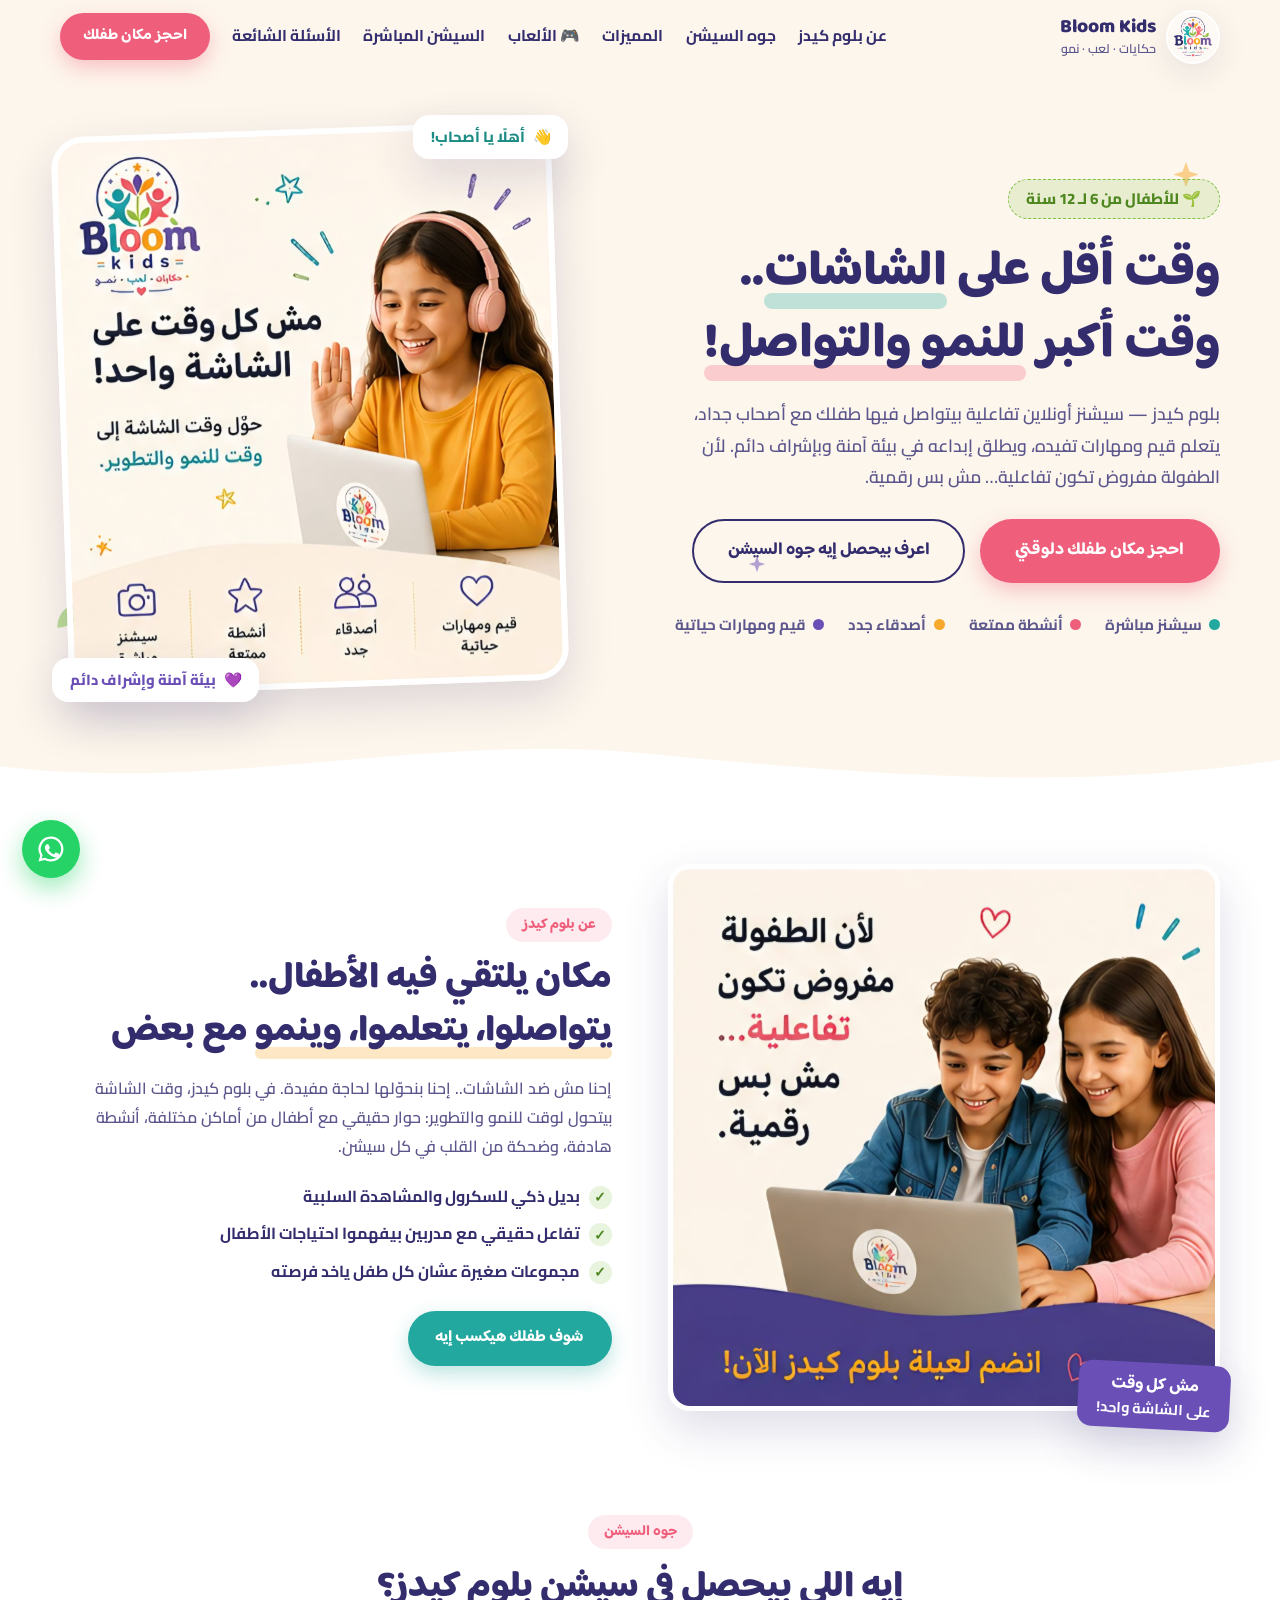
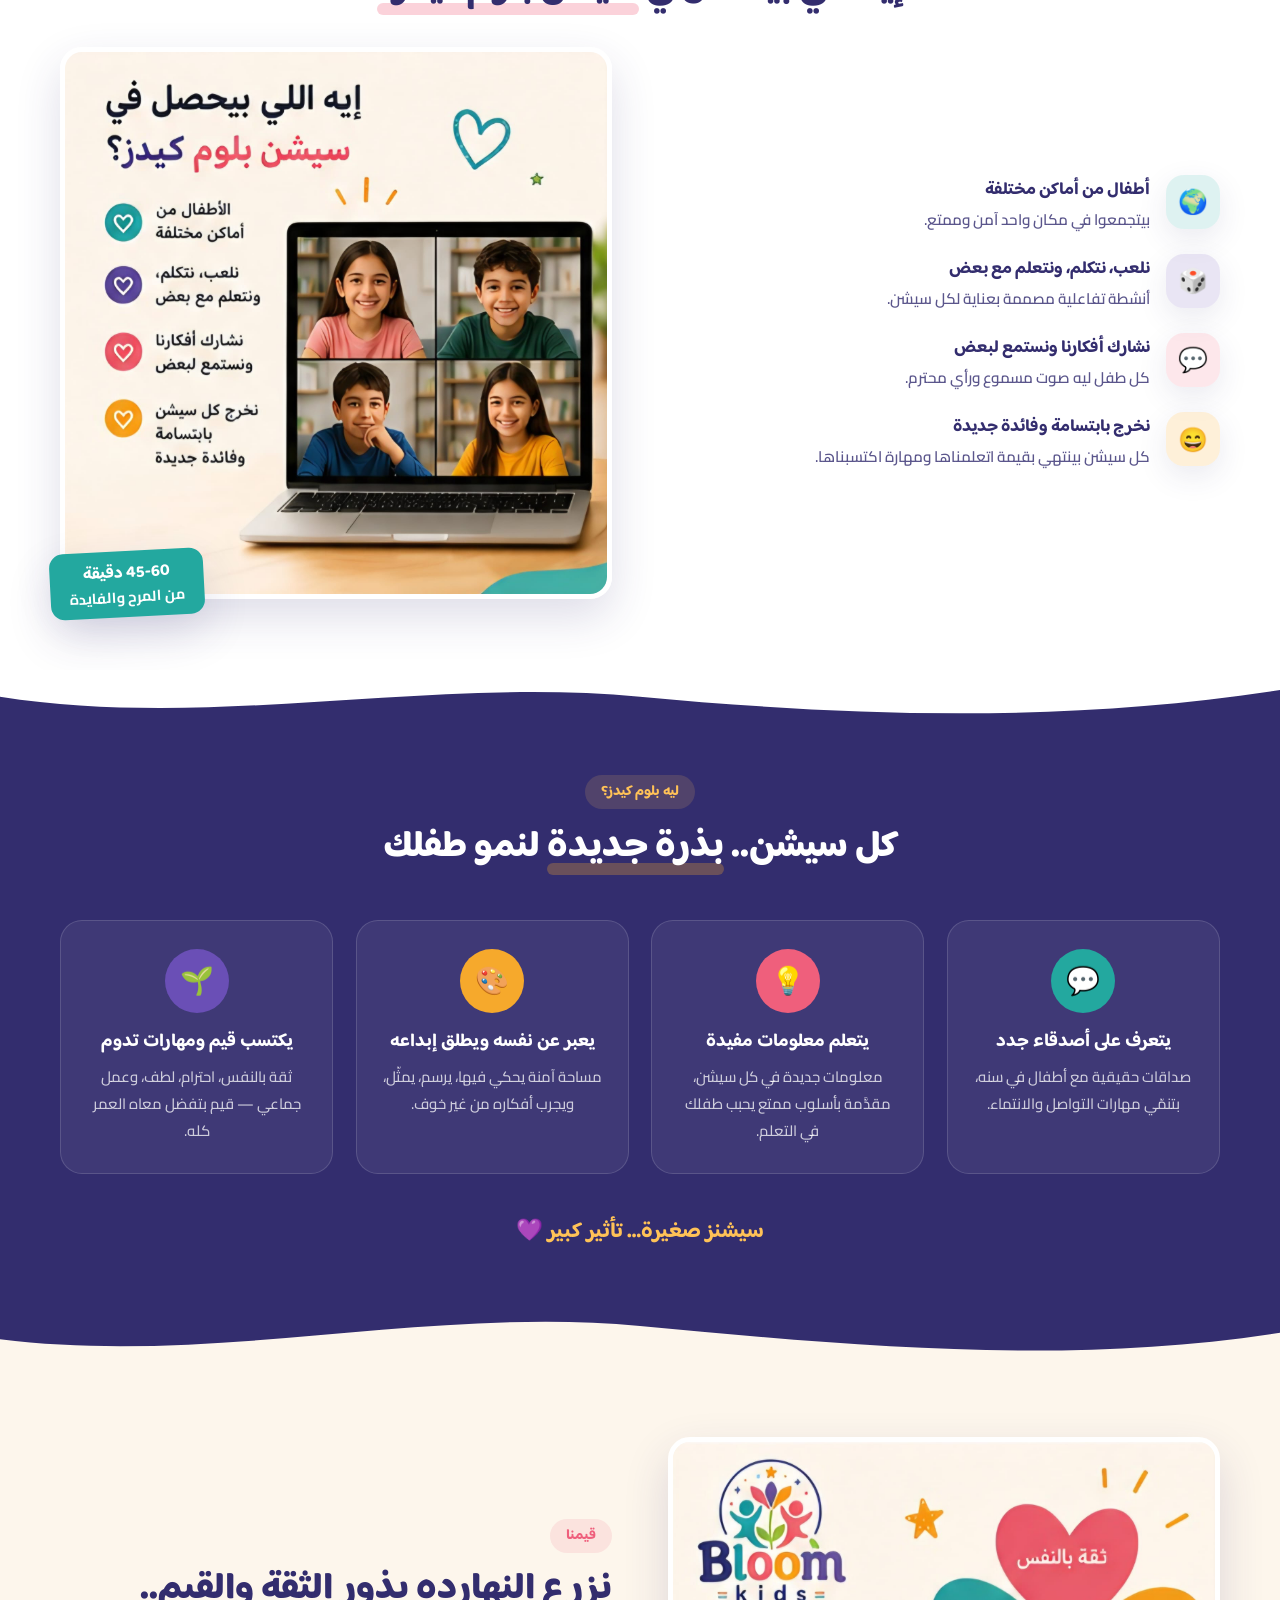
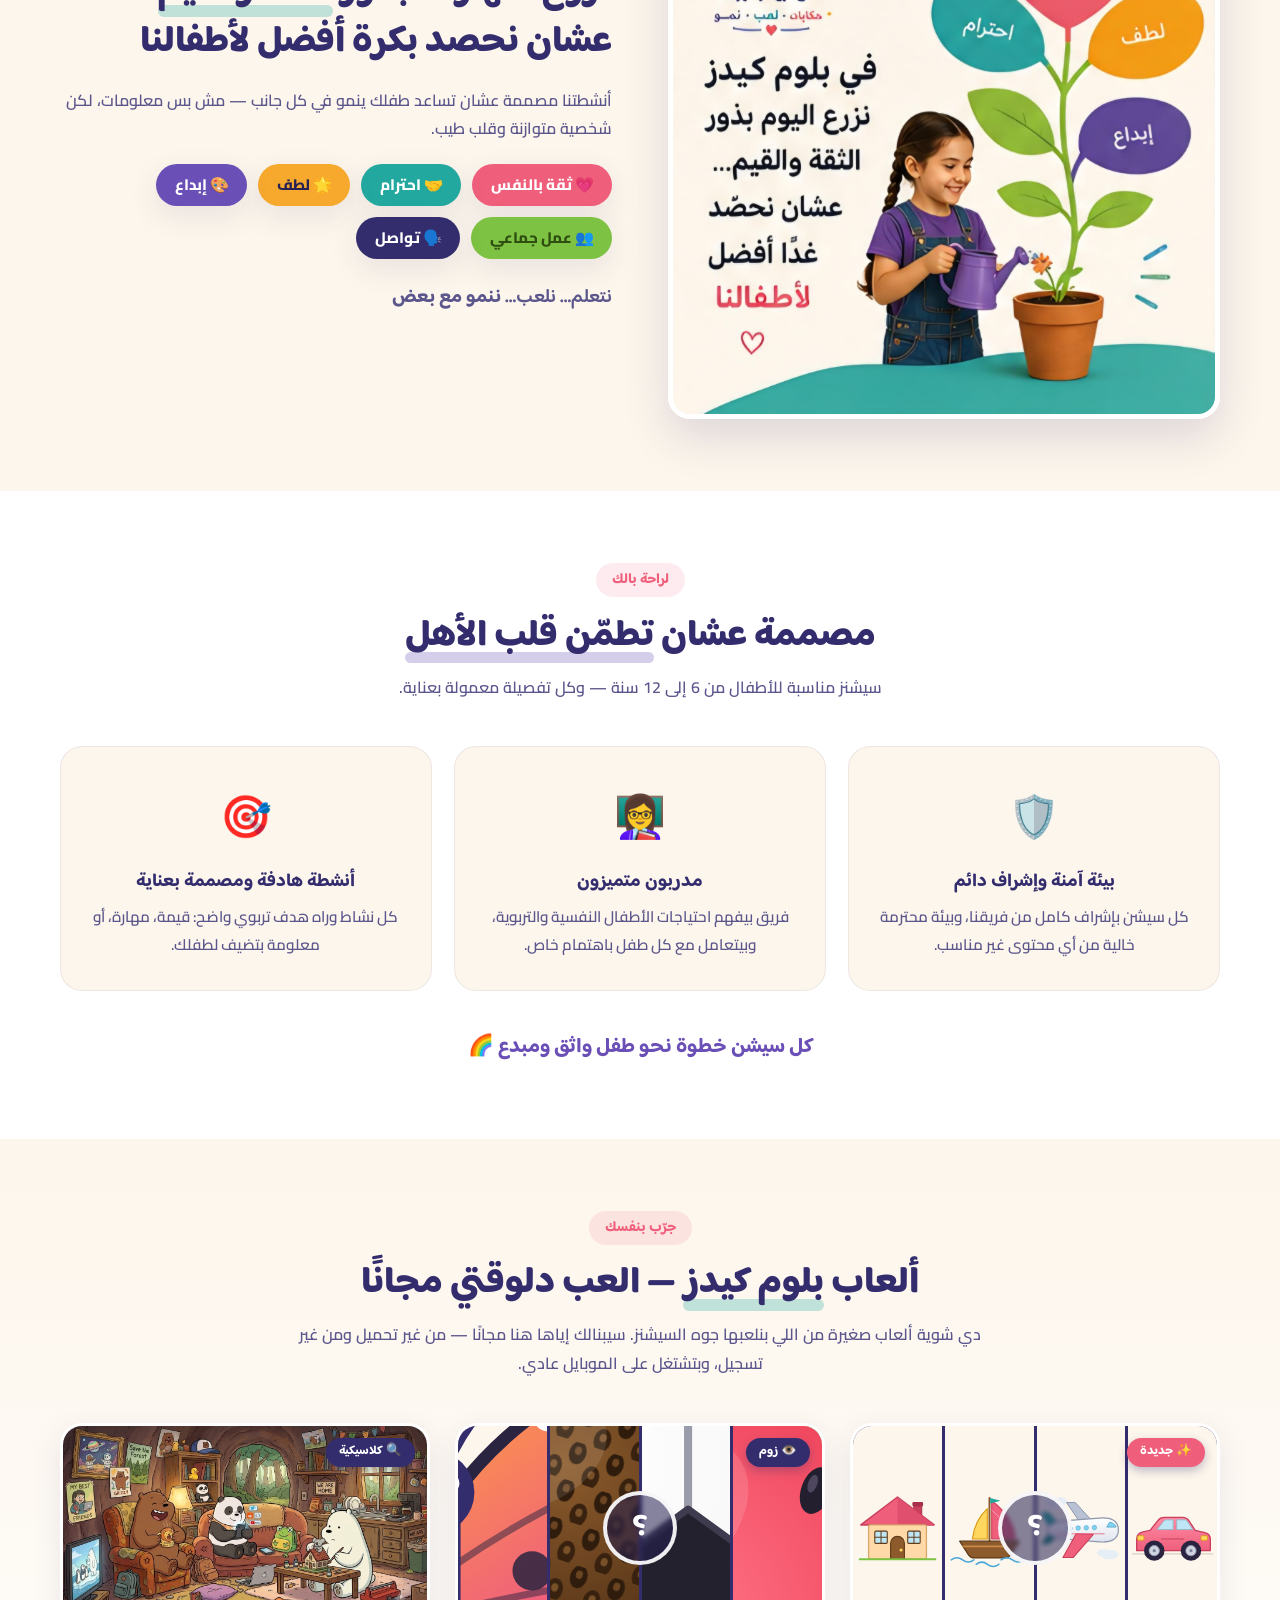
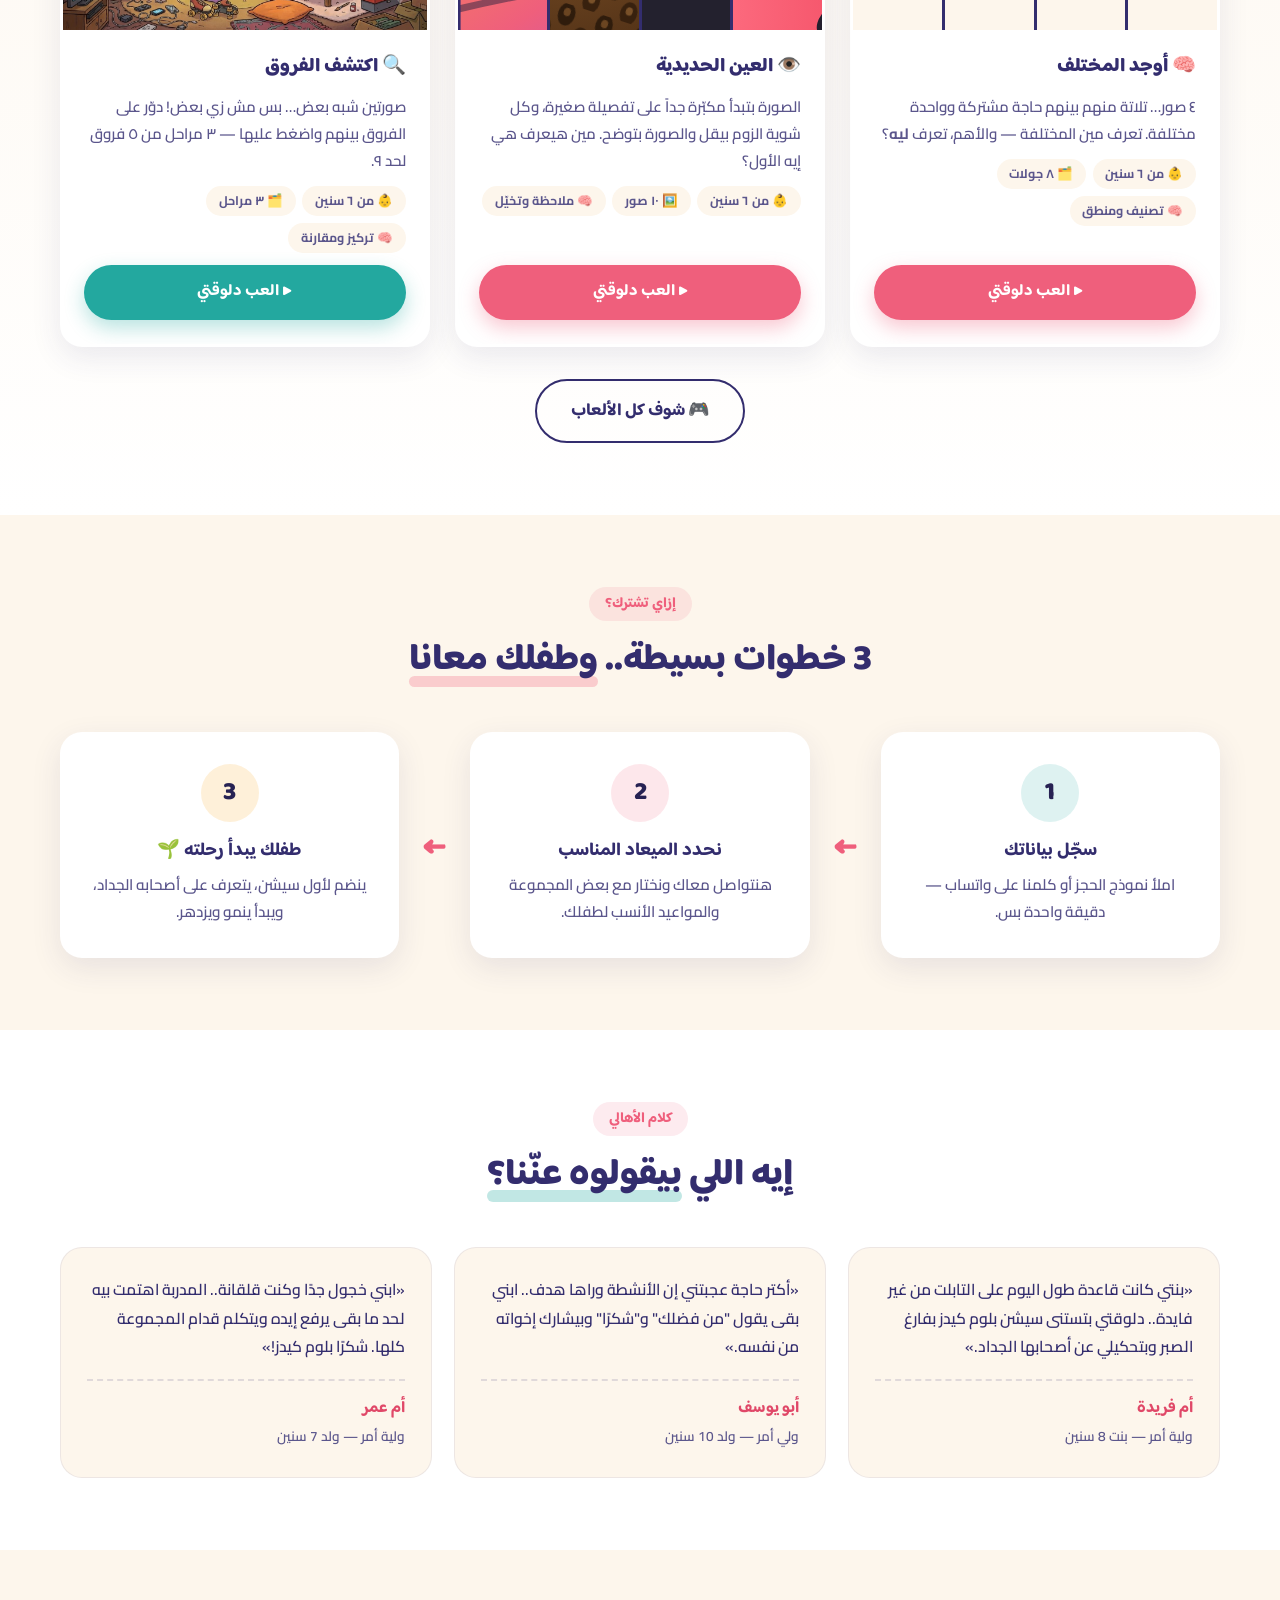
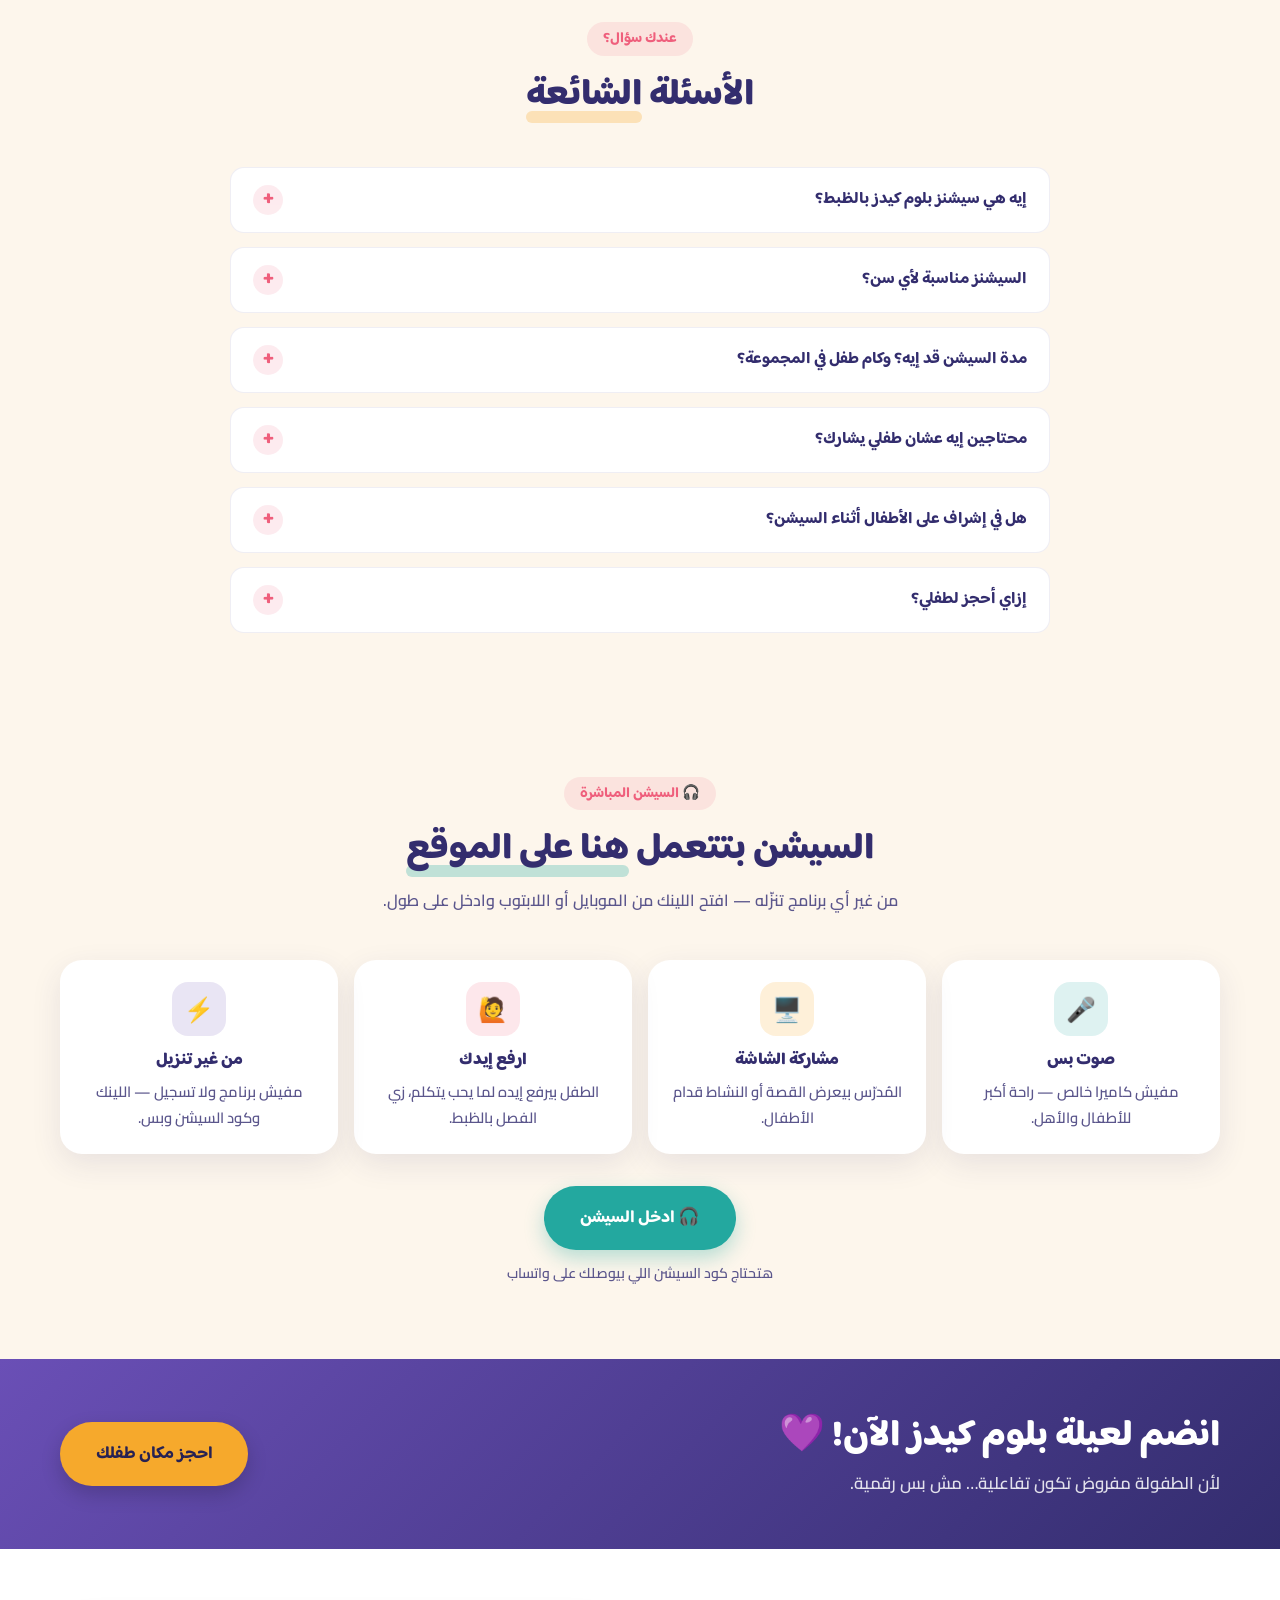
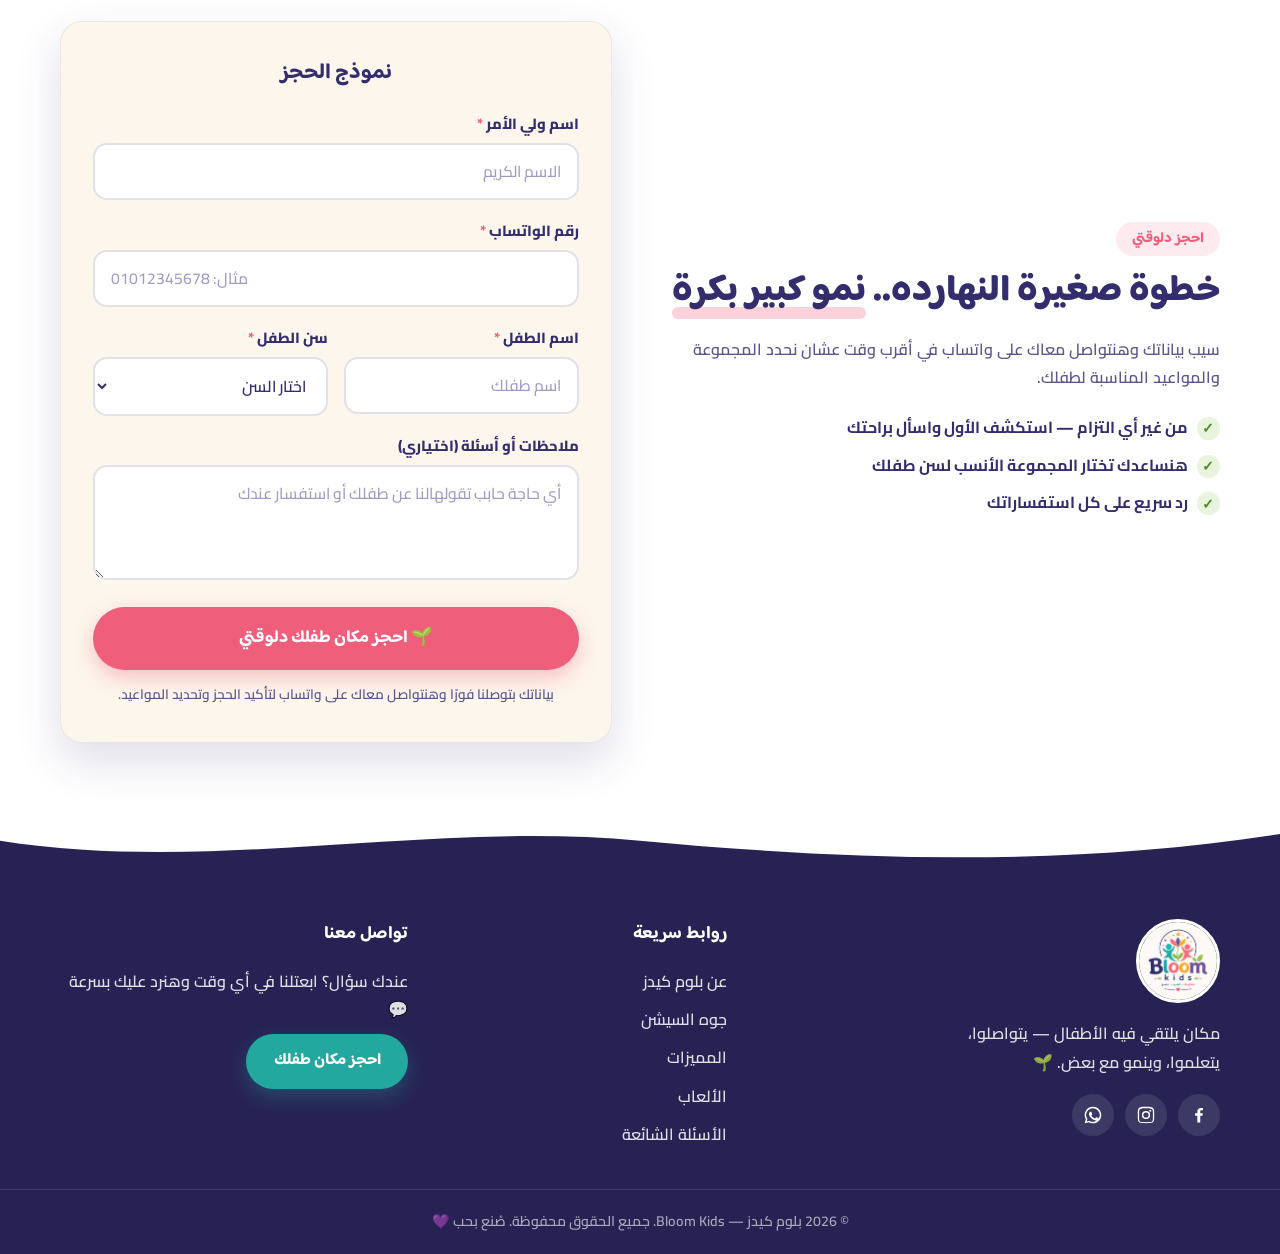
<file: index.html>
<!DOCTYPE html>
<html lang="ar" dir="rtl">
<head>
  <meta charset="UTF-8">
  <meta name="viewport" content="width=device-width, initial-scale=1.0">
  <title>بلوم كيدز | سيشنز أونلاين تفاعلية للأطفال — حكايات، لعب، نمو</title>
  <meta name="description" content="بلوم كيدز — سيشنز أونلاين تفاعلية للأطفال من 6 إلى 12 سنة. طفلك يتعرف على أصدقاء جدد، يتعلم قيم ومهارات حياتية، ويحوّل وقت الشاشة لوقت نمو وتواصل حقيقي.">
  <meta name="keywords" content="بلوم كيدز, Bloom Kids, سيشنز اونلاين للاطفال, أنشطة أطفال أونلاين, تنمية مهارات الأطفال, قيم للأطفال, وقت الشاشة">
  <meta name="theme-color" content="#332d6e">

  <!-- Open Graph -->
  <meta property="og:type" content="website">
  <meta property="og:title" content="بلوم كيدز | وقت أقل على الشاشات… وقت أكبر للنمو والتواصل!">
  <meta property="og:description" content="سيشنز أونلاين تفاعلية تساعد الأطفال (6-12 سنة) يتواصلوا، يتعلموا، ويكتسبوا قيم ومهارات تفيدهم.">
  <meta property="og:image" content="assets/images/logo.jpeg">
  <meta property="og:locale" content="ar_EG">

  <link rel="icon" type="image/jpeg" href="assets/images/logo.jpeg">
  <link rel="apple-touch-icon" href="assets/images/logo.jpeg">

  <!-- Fonts -->
  <link rel="preconnect" href="https://fonts.googleapis.com">
  <link rel="preconnect" href="https://fonts.gstatic.com" crossorigin>
  <link href="https://fonts.googleapis.com/css2?family=Baloo+Bhaijaan+2:wght@500;600;700;800&family=Cairo:wght@400;500;600;700;800&display=swap" rel="stylesheet">

  <link rel="stylesheet" href="css/style.css?v=11">

  <!-- Structured data -->
  <script type="application/ld+json">
  {
    "@context": "https://schema.org",
    "@type": "Organization",
    "name": "Bloom Kids | بلوم كيدز",
    "description": "سيشنز أونلاين تفاعلية للأطفال من 6 إلى 12 سنة — حكايات، لعب، نمو.",
    "logo": "assets/images/logo.jpeg",
    "slogan": "حكايات · لعب · نمو"
  }
  </script>
</head>
<body>

  <!-- ===== Header ===== -->
  <header class="site-header" id="top">
    <div class="container header-inner">
      <a href="#top" class="brand" aria-label="بلوم كيدز — الرئيسية">
        <img src="assets/images/logo.jpeg" alt="شعار بلوم كيدز" class="brand-logo">
        <span class="brand-text">
          <strong>Bloom Kids</strong>
          <small>حكايات · لعب · نمو</small>
        </span>
      </a>

      <nav class="main-nav" id="mainNav" aria-label="القائمة الرئيسية">
        <a href="#about">عن بلوم كيدز</a>
        <a href="#session">جوه السيشن</a>
        <a href="#benefits">المميزات</a>
        <a href="games.html">🎮 الألعاب</a>
        <a href="#live">السيشن المباشرة</a>
        <a href="#faq">الأسئلة الشائعة</a>
        <a href="#register" class="btn btn-primary btn-nav">احجز مكان طفلك</a>
      </nav>

      <button class="nav-toggle" id="navToggle" aria-label="فتح القائمة" aria-expanded="false" aria-controls="mainNav">
        <span></span><span></span><span></span>
      </button>
    </div>
  </header>

  <main>
    <!-- ===== Hero ===== -->
    <section class="hero">
      <div class="hero-doodles" aria-hidden="true">
        <svg class="doodle doodle-star1" viewBox="0 0 24 24"><path d="M12 2l2.4 6.9L21 11l-6.6 2.1L12 20l-2.4-6.9L3 11l6.6-2.1z"/></svg>
        <svg class="doodle doodle-heart" viewBox="0 0 24 24"><path d="M12 21s-8-5.3-8-11a4.5 4.5 0 0 1 8-2.8A4.5 4.5 0 0 1 20 10c0 5.7-8 11-8 11z"/></svg>
        <svg class="doodle doodle-star2" viewBox="0 0 24 24"><path d="M12 2l2.4 6.9L21 11l-6.6 2.1L12 20l-2.4-6.9L3 11l6.6-2.1z"/></svg>
        <svg class="doodle doodle-leaf" viewBox="0 0 24 24"><path d="M4 20C4 10 12 4 20 4c0 8-6 16-16 16z"/></svg>
      </div>

      <div class="container hero-inner">
        <div class="hero-copy reveal">
          <span class="badge badge-age">🌱 للأطفال من 6 لـ 12 سنة</span>
          <h1>
            وقت أقل على <span class="hl hl-teal">الشاشات</span>..
            <br>
            وقت أكبر <span class="hl hl-pink">للنمو والتواصل!</span>
          </h1>
          <p class="hero-sub">
            بلوم كيدز — سيشنز أونلاين تفاعلية بيتواصل فيها طفلك مع أصحاب جداد،
            يتعلم قيم ومهارات تفيده، ويطلق إبداعه في بيئة آمنة وبإشراف دائم.
            لأن الطفولة مفروض تكون تفاعلية… مش بس رقمية.
          </p>
          <div class="hero-actions">
            <a href="#register" class="btn btn-primary btn-lg">احجز مكان طفلك دلوقتي</a>
            <a href="#session" class="btn btn-ghost btn-lg">اعرف بيحصل إيه جوه السيشن</a>
          </div>
          <ul class="hero-points">
            <li><span class="dot dot-teal"></span> سيشنز مباشرة</li>
            <li><span class="dot dot-pink"></span> أنشطة ممتعة</li>
            <li><span class="dot dot-yellow"></span> أصدقاء جدد</li>
            <li><span class="dot dot-purple"></span> قيم ومهارات حياتية</li>
          </ul>
        </div>

        <div class="hero-media reveal">
          <div class="hero-img-frame">
            <img src="assets/images/hero-girl.jpeg" alt="طفلة سعيدة تشارك في سيشن بلوم كيدز أونلاين" loading="eager">
          </div>
          <div class="float-card float-card-1">
            <span>👋</span> أهلًا يا أصحاب!
          </div>
          <div class="float-card float-card-2">
            <span>💜</span> بيئة آمنة وإشراف دائم
          </div>
        </div>
      </div>

      <div class="wave-divider" aria-hidden="true">
        <svg viewBox="0 0 1440 90" preserveAspectRatio="none"><path d="M0,50 C240,90 480,0 720,30 C960,60 1200,90 1440,40 L1440,90 L0,90 Z" fill="#ffffff"/></svg>
      </div>
    </section>

    <!-- ===== About ===== -->
    <section class="section about" id="about">
      <div class="container split">
        <div class="split-media reveal">
          <div class="img-stack">
            <img src="assets/images/kids-laptop.jpeg" alt="طفلان يستمتعان بسيشن تفاعلية على اللابتوب" class="img-main" loading="lazy">
            <div class="img-badge">
              <strong>مش كل وقت</strong>
              على الشاشة واحد!
            </div>
          </div>
        </div>
        <div class="split-copy reveal">
          <span class="eyebrow">عن بلوم كيدز</span>
          <h2>مكان يلتقي فيه الأطفال.. <span class="hl hl-yellow">يتواصلوا، يتعلموا، وينمو</span> مع بعض</h2>
          <p>
            إحنا مش ضد الشاشات.. إحنا بنحوّلها لحاجة مفيدة.
            في بلوم كيدز، وقت الشاشة بيتحول لوقت للنمو والتطوير:
            حوار حقيقي مع أطفال من أماكن مختلفة، أنشطة هادفة، وضحكة من القلب في كل سيشن.
          </p>
          <ul class="check-list">
            <li>بديل ذكي للسكرول والمشاهدة السلبية</li>
            <li>تفاعل حقيقي مع مدربين بيفهموا احتياجات الأطفال</li>
            <li>مجموعات صغيرة عشان كل طفل ياخد فرصته</li>
          </ul>
          <a href="#benefits" class="btn btn-secondary">شوف طفلك هيكسب إيه</a>
        </div>
      </div>
    </section>

    <!-- ===== Inside the session ===== -->
    <section class="section session" id="session">
      <div class="container">
        <div class="section-head reveal">
          <span class="eyebrow">جوه السيشن</span>
          <h2>إيه اللي بيحصل في <span class="hl hl-pink">سيشن بلوم كيدز؟</span></h2>
        </div>
        <div class="split">
          <div class="split-copy reveal">
            <ol class="steps-list">
              <li>
                <span class="step-icon bg-teal">🌍</span>
                <div><strong>أطفال من أماكن مختلفة</strong><p>بيتجمعوا في مكان واحد آمن وممتع.</p></div>
              </li>
              <li>
                <span class="step-icon bg-purple">🎲</span>
                <div><strong>نلعب، نتكلم، ونتعلم مع بعض</strong><p>أنشطة تفاعلية مصممة بعناية لكل سيشن.</p></div>
              </li>
              <li>
                <span class="step-icon bg-pink">💬</span>
                <div><strong>نشارك أفكارنا ونستمع لبعض</strong><p>كل طفل ليه صوت مسموع ورأي محترم.</p></div>
              </li>
              <li>
                <span class="step-icon bg-yellow">😄</span>
                <div><strong>نخرج بابتسامة وفائدة جديدة</strong><p>كل سيشن بينتهي بقيمة اتعلمناها ومهارة اكتسبناها.</p></div>
              </li>
            </ol>
          </div>
          <div class="split-media reveal">
            <div class="img-stack">
              <img src="assets/images/kids-video-call.jpeg" alt="أطفال يتواصلون معًا في سيشن فيديو جماعية" class="img-main" loading="lazy">
              <div class="img-badge img-badge-alt">
                <strong>45-60 دقيقة</strong>
                من المرح والفايدة
              </div>
            </div>
          </div>
        </div>
      </div>
    </section>

    <!-- ===== Benefits (dark) ===== -->
    <section class="section benefits" id="benefits">
      <div class="wave-divider wave-top" aria-hidden="true">
        <svg viewBox="0 0 1440 90" preserveAspectRatio="none"><path d="M0,40 C240,90 480,10 720,40 C960,70 1200,80 1440,30 L1440,0 L0,0 Z" fill="#ffffff"/></svg>
      </div>
      <div class="container">
        <div class="section-head reveal">
          <span class="eyebrow eyebrow-light">ليه بلوم كيدز؟</span>
          <h2 class="on-dark">كل سيشن.. <span class="hl hl-yellow">بذرة جديدة</span> لنمو طفلك</h2>
        </div>
        <div class="cards-grid">
          <article class="benefit-card reveal">
            <span class="benefit-icon bg-teal">💬</span>
            <h3>يتعرف على أصدقاء جدد</h3>
            <p>صداقات حقيقية مع أطفال في سنه، بتنمّي مهارات التواصل والانتماء.</p>
          </article>
          <article class="benefit-card reveal">
            <span class="benefit-icon bg-pink">💡</span>
            <h3>يتعلم معلومات مفيدة</h3>
            <p>معلومات جديدة في كل سيشن، مقدَّمة بأسلوب ممتع يحبب طفلك في التعلم.</p>
          </article>
          <article class="benefit-card reveal">
            <span class="benefit-icon bg-yellow">🎨</span>
            <h3>يعبر عن نفسه ويطلق إبداعه</h3>
            <p>مساحة آمنة يحكي فيها، يرسم، يمثّل، ويجرب أفكاره من غير خوف.</p>
          </article>
          <article class="benefit-card reveal">
            <span class="benefit-icon bg-purple">🌱</span>
            <h3>يكتسب قيم ومهارات تدوم</h3>
            <p>ثقة بالنفس، احترام، لطف، وعمل جماعي — قيم بتفضل معاه العمر كله.</p>
          </article>
        </div>
        <p class="benefits-tagline reveal">سيشنز صغيرة… <strong>تأثير كبير</strong> 💜</p>
      </div>
      <div class="wave-divider" aria-hidden="true">
        <svg viewBox="0 0 1440 90" preserveAspectRatio="none"><path d="M0,50 C240,90 480,0 720,30 C960,60 1200,90 1440,40 L1440,90 L0,90 Z" fill="#fdf6ec"/></svg>
      </div>
    </section>

    <!-- ===== Values ===== -->
    <section class="section values" id="values">
      <div class="container split">
        <div class="split-media reveal">
          <div class="img-stack">
            <img src="assets/images/values-plant.jpeg" alt="طفلة تسقي نبتة القيم: ثقة بالنفس، احترام، لطف، إبداع" class="img-main" loading="lazy">
          </div>
        </div>
        <div class="split-copy reveal">
          <span class="eyebrow">قيمنا</span>
          <h2>نزرع النهارده بذور <span class="hl hl-teal">الثقة والقيم</span>.. عشان نحصد بكرة أفضل لأطفالنا</h2>
          <p>
            أنشطتنا مصممة عشان تساعد طفلك ينمو في كل جانب —
            مش بس معلومات، لكن شخصية متوازنة وقلب طيب.
          </p>
          <div class="values-chips">
            <span class="chip chip-pink">💗 ثقة بالنفس</span>
            <span class="chip chip-teal">🤝 احترام</span>
            <span class="chip chip-yellow">🌟 لطف</span>
            <span class="chip chip-purple">🎨 إبداع</span>
            <span class="chip chip-green">👥 عمل جماعي</span>
            <span class="chip chip-navy">🗣️ تواصل</span>
          </div>
          <p class="values-tagline">نتعلم… نلعب… <strong>ننمو مع بعض</strong></p>
        </div>
      </div>
    </section>

    <!-- ===== For parents ===== -->
    <section class="section parents" id="parents">
      <div class="container">
        <div class="section-head reveal">
          <span class="eyebrow">لراحة بالك</span>
          <h2>مصممة عشان <span class="hl hl-purple">تطمّن قلب الأهل</span></h2>
          <p class="section-sub">سيشنز مناسبة للأطفال من 6 إلى 12 سنة — وكل تفصيلة معمولة بعناية.</p>
        </div>
        <div class="cards-grid cards-grid-3">
          <article class="parent-card reveal">
            <span class="parent-icon">🛡️</span>
            <h3>بيئة آمنة وإشراف دائم</h3>
            <p>كل سيشن بإشراف كامل من فريقنا، وبيئة محترمة خالية من أي محتوى غير مناسب.</p>
          </article>
          <article class="parent-card reveal">
            <span class="parent-icon">👩‍🏫</span>
            <h3>مدربون متميزون</h3>
            <p>فريق بيفهم احتياجات الأطفال النفسية والتربوية، وبيتعامل مع كل طفل باهتمام خاص.</p>
          </article>
          <article class="parent-card reveal">
            <span class="parent-icon">🎯</span>
            <h3>أنشطة هادفة ومصممة بعناية</h3>
            <p>كل نشاط وراه هدف تربوي واضح: قيمة، مهارة، أو معلومة بتضيف لطفلك.</p>
          </article>
        </div>
        <p class="parents-tagline reveal">كل سيشن خطوة نحو <strong>طفل واثق ومبدع</strong> 🌈</p>
      </div>
    </section>

    <!-- ===== Games ===== -->
    <section class="section games-section" id="games">
      <div class="container">
        <div class="section-head reveal">
          <span class="eyebrow">جرّب بنفسك</span>
          <h2>ألعاب <span class="hl hl-teal">بلوم كيدز</span> — العب دلوقتي مجانًا</h2>
          <p class="section-sub">
            دي شوية ألعاب صغيرة من اللي بنلعبها جوه السيشنز. سيبنالك إياها
            هنا مجانًا — من غير تحميل ومن غير تسجيل، وبتشتغل على الموبايل عادي.
          </p>
        </div>

        <div class="games-grid">
          <article class="game-card reveal">
            <div class="game-card-media odd-cover" role="img" aria-label="أربع صور وواحدة منهم مختلفة">
              <span class="oc"><img src="assets/images/game/odd/car.svg" alt="" loading="lazy"></span>
              <span class="oc"><img src="assets/images/game/odd/plane.svg" alt="" loading="lazy"></span>
              <span class="oc"><img src="assets/images/game/odd/boat.svg" alt="" loading="lazy"></span>
              <span class="oc"><img src="assets/images/game/odd/house.svg" alt="" loading="lazy"></span>
              <b aria-hidden="true">؟</b>
              <span class="game-card-badge game-card-badge-new">✨ جديدة</span>
            </div>
            <div class="game-card-body">
              <h3>🧠 أوجد المختلف</h3>
              <p>
                ٤ صور… تلاتة منهم بينهم حاجة مشتركة وواحدة مختلفة. تعرف مين
                المختلفة — والأهم، تعرف <strong>ليه</strong>؟
              </p>
              <div class="game-tags">
                <span class="game-tag">👶 من ٦ سنين</span>
                <span class="game-tag">🗂️ ٨ جولات</span>
                <span class="game-tag">🧠 تصنيف ومنطق</span>
              </div>
              <a href="odd-one-out.html" class="btn btn-primary btn-block">▶ العب دلوقتي</a>
            </div>
          </article>

          <article class="game-card reveal">
            <div class="game-card-media eye-cover" role="img" aria-label="أربع تفاصيل مكبّرة من صور اللعبة">
              <span class="ec ec-1"><img src="assets/images/game/eye/watermelon.svg" alt="" loading="lazy"></span>
              <span class="ec ec-2"><img src="assets/images/game/eye/football.svg" alt="" loading="lazy"></span>
              <span class="ec ec-3"><img src="assets/images/game/eye/sunflower.svg" alt="" loading="lazy"></span>
              <span class="ec ec-4"><img src="assets/images/game/eye/butterfly.svg" alt="" loading="lazy"></span>
              <b aria-hidden="true">؟</b>
              <span class="game-card-badge">👁️ زوم</span>
            </div>
            <div class="game-card-body">
              <h3>👁️ العين الحديدية</h3>
              <p>
                الصورة بتبدأ مكبّرة جداً على تفصيلة صغيرة، وكل شوية الزوم بيقل
                والصورة بتوضح. مين هيعرف هي إيه الأول؟
              </p>
              <div class="game-tags">
                <span class="game-tag">👶 من ٦ سنين</span>
                <span class="game-tag">🖼️ ١٠ صور</span>
                <span class="game-tag">🧠 ملاحظة وتخيّل</span>
              </div>
              <a href="iron-eye.html" class="btn btn-primary btn-block">▶ العب دلوقتي</a>
            </div>
          </article>

          <article class="game-card reveal">
            <div class="game-card-media">
              <img src="assets/images/game/bears-a.jpg" alt="مشهد من لعبة اكتشف الفروق" loading="lazy">
              <span class="game-card-badge">🔍 كلاسيكية</span>
            </div>
            <div class="game-card-body">
              <h3>🔍 اكتشف الفروق</h3>
              <p>
                صورتين شبه بعض… بس مش زي بعض! دوّر على الفروق بينهم واضغط
                عليها — ٣ مراحل من ٥ فروق لحد ٩.
              </p>
              <div class="game-tags">
                <span class="game-tag">👶 من ٦ سنين</span>
                <span class="game-tag">🗂️ ٣ مراحل</span>
                <span class="game-tag">🧠 تركيز ومقارنة</span>
              </div>
              <a href="game.html" class="btn btn-teal btn-block">▶ العب دلوقتي</a>
            </div>
          </article>
        </div>

        <div class="live-cta" style="margin-top:2rem">
          <a href="games.html" class="btn btn-ghost btn-lg">🎮 شوف كل الألعاب</a>
        </div>
      </div>
    </section>

    <!-- ===== How it works ===== -->
    <section class="section how" id="how">
      <div class="container">
        <div class="section-head reveal">
          <span class="eyebrow">إزاي تشترك؟</span>
          <h2>3 خطوات بسيطة.. <span class="hl hl-pink">وطفلك معانا</span></h2>
        </div>
        <div class="how-steps">
          <div class="how-step reveal">
            <span class="how-num bg-teal">1</span>
            <h3>سجّل بياناتك</h3>
            <p>املأ نموذج الحجز أو كلمنا على واتساب — دقيقة واحدة بس.</p>
          </div>
          <div class="how-arrow" aria-hidden="true">←</div>
          <div class="how-step reveal">
            <span class="how-num bg-pink">2</span>
            <h3>نحدد الميعاد المناسب</h3>
            <p>هنتواصل معاك ونختار مع بعض المجموعة والمواعيد الأنسب لطفلك.</p>
          </div>
          <div class="how-arrow" aria-hidden="true">←</div>
          <div class="how-step reveal">
            <span class="how-num bg-yellow">3</span>
            <h3>طفلك يبدأ رحلته 🌱</h3>
            <p>ينضم لأول سيشن، يتعرف على أصحابه الجداد، ويبدأ ينمو ويزدهر.</p>
          </div>
        </div>
      </div>
    </section>

    <!-- ===== Testimonials ===== -->
    <!-- ملاحظة: استبدلوا الآراء دي بآراء حقيقية من أولياء الأمور قبل الإطلاق -->
    <section class="section testimonials" id="testimonials">
      <div class="container">
        <div class="section-head reveal">
          <span class="eyebrow">كلام الأهالي</span>
          <h2>إيه اللي <span class="hl hl-teal">بيقولوه عنّنا؟</span></h2>
        </div>
        <div class="cards-grid cards-grid-3">
          <figure class="quote-card reveal">
            <blockquote>«بنتي كانت قاعدة طول اليوم على التابلت من غير فايدة.. دلوقتي بتستنى سيشن بلوم كيدز بفارغ الصبر وبتحكيلي عن أصحابها الجداد.»</blockquote>
            <figcaption><strong>أم فريدة</strong><span>ولية أمر — بنت 8 سنين</span></figcaption>
          </figure>
          <figure class="quote-card reveal">
            <blockquote>«أكتر حاجة عجبتني إن الأنشطة وراها هدف.. ابني بقى يقول &quot;من فضلك&quot; و&quot;شكرًا&quot; وبيشارك إخواته من نفسه.»</blockquote>
            <figcaption><strong>أبو يوسف</strong><span>ولي أمر — ولد 10 سنين</span></figcaption>
          </figure>
          <figure class="quote-card reveal">
            <blockquote>«ابني خجول جدًا وكنت قلقانة.. المدربة اهتمت بيه لحد ما بقى يرفع إيده ويتكلم قدام المجموعة كلها. شكرًا بلوم كيدز!»</blockquote>
            <figcaption><strong>أم عمر</strong><span>ولية أمر — ولد 7 سنين</span></figcaption>
          </figure>
        </div>
      </div>
    </section>

    <!-- ===== FAQ ===== -->
    <section class="section faq" id="faq">
      <div class="container container-narrow">
        <div class="section-head reveal">
          <span class="eyebrow">عندك سؤال؟</span>
          <h2>الأسئلة <span class="hl hl-yellow">الشائعة</span></h2>
        </div>

        <div class="faq-list reveal">
          <details class="faq-item">
            <summary>إيه هي سيشنز بلوم كيدز بالظبط؟ <span class="faq-icon">+</span></summary>
            <p>سيشنز أونلاين مباشرة (لايف) بيتجمع فيها مجموعة صغيرة من الأطفال مع مدرب متخصص، يعملوا أنشطة تفاعلية ممتعة — حكايات، ألعاب، نقاشات، وفنون — هدفها تنمية القيم والمهارات الحياتية.</p>
          </details>
          <details class="faq-item">
            <summary>السيشنز مناسبة لأي سن؟ <span class="faq-icon">+</span></summary>
            <p>للأطفال من 6 إلى 12 سنة، وبنقسم المجموعات حسب الأعمار عشان كل طفل يكون وسط أقرانه ويستفيد أكتر.</p>
          </details>
          <details class="faq-item">
            <summary>مدة السيشن قد إيه؟ وكام طفل في المجموعة؟ <span class="faq-icon">+</span></summary>
            <p>السيشن بتتراوح من 45 لـ 60 دقيقة — مدة مثالية للتركيز والمتعة من غير إرهاق. والمجموعات صغيرة عشان كل طفل ياخد فرصته في المشاركة.</p>
          </details>
          <details class="faq-item">
            <summary>محتاجين إيه عشان طفلي يشارك؟ <span class="faq-icon">+</span></summary>
            <p>لابتوب أو تابلت بكاميرا ومايك، واتصال إنترنت مستقر — وبس! هنبعتلكم لينك السيشن وكل التفاصيل قبل الميعاد.</p>
          </details>
          <details class="faq-item">
            <summary>هل في إشراف على الأطفال أثناء السيشن؟ <span class="faq-icon">+</span></summary>
            <p>أكيد. كل سيشن بإشراف مدرب متخصص من أول دقيقة لآخر دقيقة، والبيئة آمنة ومحترمة تمامًا. وسايبينلك باب التواصل معانا مفتوح دايمًا.</p>
          </details>
          <details class="faq-item">
            <summary>إزاي أحجز لطفلي؟ <span class="faq-icon">+</span></summary>
            <p>املأ نموذج الحجز في آخر الصفحة أو ابعتلنا على واتساب مباشرة، وهنتواصل معاك في أقرب وقت لتأكيد الحجز واختيار المواعيد المناسبة.</p>
          </details>
        </div>
      </div>
    </section>

    <!-- ===== السيشن المباشرة ===== -->
    <section class="section live" id="live">
      <div class="container">
        <div class="section-head reveal">
          <span class="eyebrow">🎧 السيشن المباشرة</span>
          <h2>السيشن بتتعمل <span class="hl hl-teal">هنا على الموقع</span></h2>
          <p class="section-sub">
            من غير أي برنامج تنزّله — افتح اللينك من الموبايل أو اللابتوب وادخل على طول.
          </p>
        </div>

        <div class="live-grid reveal">
          <div class="live-feature"><span class="bg-teal">🎤</span>
            <h3>صوت بس</h3>
            <p>مفيش كاميرا خالص — راحة أكبر للأطفال والأهل.</p>
          </div>
          <div class="live-feature"><span class="bg-yellow">🖥️</span>
            <h3>مشاركة الشاشة</h3>
            <p>المُدرّس بيعرض القصة أو النشاط قدام الأطفال.</p>
          </div>
          <div class="live-feature"><span class="bg-pink">🙋</span>
            <h3>ارفع إيدك</h3>
            <p>الطفل بيرفع إيده لما يحب يتكلم، زي الفصل بالظبط.</p>
          </div>
          <div class="live-feature"><span class="bg-purple">⚡</span>
            <h3>من غير تنزيل</h3>
            <p>مفيش برنامج ولا تسجيل — اللينك وكود السيشن وبس.</p>
          </div>
        </div>

        <p class="live-cta reveal">
          <a href="meeting.html" class="btn btn-teal btn-lg">🎧 ادخل السيشن</a>
          <span class="live-hint">هتحتاج كود السيشن اللي بيوصلك على واتساب</span>
        </p>
      </div>
    </section>

    <!-- ===== CTA band ===== -->
    <section class="cta-band">
      <div class="container cta-inner reveal">
        <div class="cta-copy">
          <h2>انضم لعيلة بلوم كيدز الآن! 💜</h2>
          <p>لأن الطفولة مفروض تكون تفاعلية… مش بس رقمية.</p>
        </div>
        <a href="#register" class="btn btn-yellow btn-lg">احجز مكان طفلك</a>
      </div>
    </section>

    <!-- ===== Registration ===== -->
    <section class="section register" id="register">
      <div class="container split">
        <div class="split-copy reveal">
          <span class="eyebrow">احجز دلوقتي</span>
          <h2>خطوة صغيرة النهارده.. <span class="hl hl-pink">نمو كبير بكرة</span></h2>
          <p>
            سيب بياناتك وهنتواصل معاك على واتساب في أقرب وقت
            عشان نحدد المجموعة والمواعيد المناسبة لطفلك.
          </p>
          <ul class="check-list">
            <li>من غير أي التزام — استكشف الأول واسأل براحتك</li>
            <li>هنساعدك تختار المجموعة الأنسب لسن طفلك</li>
            <li>رد سريع على كل استفساراتك</li>
          </ul>
        </div>
        <div class="split-media reveal">
          <form class="register-form" id="registerForm" novalidate>
            <h3>نموذج الحجز</h3>
            <div class="form-row">
              <label for="parentName">اسم ولي الأمر <span class="req">*</span></label>
              <input type="text" id="parentName" name="parentName" placeholder="الاسم الكريم" required autocomplete="name">
            </div>
            <div class="form-row">
              <label for="phone">رقم الواتساب <span class="req">*</span></label>
              <input type="tel" id="phone" name="phone" placeholder="مثال: 01012345678" required autocomplete="tel" inputmode="tel" dir="ltr">
            </div>
            <div class="form-grid">
              <div class="form-row">
                <label for="childName">اسم الطفل <span class="req">*</span></label>
                <input type="text" id="childName" name="childName" placeholder="اسم طفلك" required>
              </div>
              <div class="form-row">
                <label for="childAge">سن الطفل <span class="req">*</span></label>
                <select id="childAge" name="childAge" required>
                  <option value="" selected disabled>اختار السن</option>
                  <option>6 سنين</option>
                  <option>7 سنين</option>
                  <option>8 سنين</option>
                  <option>9 سنين</option>
                  <option>10 سنين</option>
                  <option>11 سنة</option>
                  <option>12 سنة</option>
                </select>
              </div>
            </div>
            <div class="form-row">
              <label for="notes">ملاحظات أو أسئلة (اختياري)</label>
              <textarea id="notes" name="notes" rows="3" placeholder="أي حاجة حابب تقولهالنا عن طفلك أو استفسار عندك"></textarea>
            </div>
            <!-- حقل مخفي لصد البوتات — البشر مش بيشوفوه -->
            <input type="text" name="website" class="hp-field" tabindex="-1" autocomplete="off" aria-hidden="true">
            <button type="submit" class="btn btn-primary btn-lg btn-block" id="submitBtn">
              🌱 احجز مكان طفلك دلوقتي
            </button>
            <p class="form-hint">بياناتك بتوصلنا فورًا وهنتواصل معاك على واتساب لتأكيد الحجز وتحديد المواعيد.</p>
            <p class="form-feedback" id="formFeedback" hidden></p>
          </form>
        </div>
      </div>
    </section>
  </main>

  <!-- ===== Footer ===== -->
  <footer class="site-footer">
    <div class="wave-divider wave-top" aria-hidden="true">
      <svg viewBox="0 0 1440 90" preserveAspectRatio="none"><path d="M0,40 C240,90 480,10 720,40 C960,70 1200,80 1440,30 L1440,0 L0,0 Z" fill="#ffffff"/></svg>
    </div>
    <div class="container footer-inner">
      <div class="footer-brand">
        <img src="assets/images/logo.jpeg" alt="شعار بلوم كيدز" class="footer-logo">
        <p>مكان يلتقي فيه الأطفال — يتواصلوا، يتعلموا، وينمو مع بعض. 🌱</p>
        <div class="socials">
          <!-- حدّثوا اللينكات دي بحسابتكم الحقيقية -->
          <a href="https://facebook.com/" target="_blank" rel="noopener" aria-label="فيسبوك">
            <svg viewBox="0 0 24 24"><path d="M13.5 21v-8h2.7l.4-3.1h-3.1V7.9c0-.9.25-1.5 1.55-1.5h1.65V3.6c-.3-.04-1.3-.12-2.5-.12-2.5 0-4.2 1.5-4.2 4.3v2.1H7.3V13H10v8z"/></svg>
          </a>
          <a href="https://instagram.com/" target="_blank" rel="noopener" aria-label="انستجرام">
            <svg viewBox="0 0 24 24"><path d="M12 2.2c3.2 0 3.6 0 4.85.07 3.25.15 4.77 1.7 4.92 4.92.06 1.25.07 1.65.07 4.81 0 3.16-.01 3.56-.07 4.81-.15 3.22-1.66 4.77-4.92 4.92-1.25.06-1.65.07-4.85.07-3.2 0-3.6-.01-4.85-.07-3.26-.15-4.77-1.7-4.92-4.92C2.17 15.56 2.16 15.16 2.16 12c0-3.16.01-3.56.07-4.81C2.38 3.97 3.9 2.42 7.15 2.27 8.4 2.21 8.8 2.2 12 2.2zm0 1.8c-3.15 0-3.52.01-4.76.07-2.43.11-3.36 1.06-3.47 3.47-.06 1.24-.07 1.61-.07 4.76s.01 3.52.07 4.76c.11 2.4 1.04 3.36 3.47 3.47 1.24.06 1.61.07 4.76.07s3.52-.01 4.76-.07c2.42-.11 3.36-1.06 3.47-3.47.06-1.24.07-1.61.07-4.76s-.01-3.52-.07-4.76c-.11-2.41-1.05-3.36-3.47-3.47-1.24-.06-1.61-.07-4.76-.07zm0 3.06a4.94 4.94 0 1 1 0 9.88 4.94 4.94 0 0 1 0-9.88zm0 1.8a3.14 3.14 0 1 0 0 6.28 3.14 3.14 0 0 0 0-6.28zm5.15-3.2a1.15 1.15 0 1 1 0 2.3 1.15 1.15 0 0 1 0-2.3z"/></svg>
          </a>
          <a href="#register" aria-label="واتساب" class="js-whatsapp-link">
            <svg viewBox="0 0 24 24"><path d="M12 2a10 10 0 0 0-8.6 15.1L2 22l5-1.3A10 10 0 1 0 12 2zm0 1.8a8.2 8.2 0 1 1-4.2 15.3l-.3-.18-2.96.77.8-2.88-.2-.3A8.2 8.2 0 0 1 12 3.8zm-3.1 4.4c-.2 0-.5.07-.75.35-.26.28-1 .96-1 2.35 0 1.4 1.02 2.74 1.16 2.93.14.19 2 3.04 4.85 4.14 2.37.92 2.85.74 3.37.69.51-.05 1.65-.68 1.88-1.33.24-.65.24-1.2.17-1.32-.07-.12-.26-.19-.54-.33-.28-.14-1.65-.81-1.9-.9-.26-.1-.44-.14-.63.14-.19.28-.72.9-.88 1.09-.16.19-.33.21-.6.07-.28-.14-1.18-.43-2.24-1.38-.83-.74-1.39-1.65-1.55-1.93-.16-.28-.02-.43.12-.57.13-.12.28-.32.42-.49.14-.16.19-.28.28-.46.09-.19.05-.35-.02-.49-.07-.14-.62-1.51-.86-2.06-.22-.54-.45-.47-.63-.48z"/></svg>
          </a>
        </div>
      </div>
      <nav class="footer-links" aria-label="روابط سريعة">
        <strong>روابط سريعة</strong>
        <a href="#about">عن بلوم كيدز</a>
        <a href="#session">جوه السيشن</a>
        <a href="#benefits">المميزات</a>
        <a href="games.html">الألعاب</a>
        <a href="#faq">الأسئلة الشائعة</a>
      </nav>
      <div class="footer-contact">
        <strong>تواصل معنا</strong>
        <p>عندك سؤال؟ ابعتلنا في أي وقت وهنرد عليك بسرعة 💬</p>
        <a href="#register" class="btn btn-secondary">احجز مكان طفلك</a>
      </div>
    </div>
    <div class="footer-bottom">
      <p>© <span id="year">2026</span> بلوم كيدز — Bloom Kids. جميع الحقوق محفوظة. صُنع بحب 💜</p>
    </div>
  </footer>

  <a href="#register" class="whatsapp-fab js-whatsapp-link" aria-label="تواصل معنا على واتساب">
    <svg viewBox="0 0 24 24"><path d="M12 2a10 10 0 0 0-8.6 15.1L2 22l5-1.3A10 10 0 1 0 12 2zm0 1.8a8.2 8.2 0 1 1-4.2 15.3l-.3-.18-2.96.77.8-2.88-.2-.3A8.2 8.2 0 0 1 12 3.8zm-3.1 4.4c-.2 0-.5.07-.75.35-.26.28-1 .96-1 2.35 0 1.4 1.02 2.74 1.16 2.93.14.19 2 3.04 4.85 4.14 2.37.92 2.85.74 3.37.69.51-.05 1.65-.68 1.88-1.33.24-.65.24-1.2.17-1.32-.07-.12-.26-.19-.54-.33-.28-.14-1.65-.81-1.9-.9-.26-.1-.44-.14-.63.14-.19.28-.72.9-.88 1.09-.16.19-.33.21-.6.07-.28-.14-1.18-.43-2.24-1.38-.83-.74-1.39-1.65-1.55-1.93-.16-.28-.02-.43.12-.57.13-.12.28-.32.42-.49.14-.16.19-.28.28-.46.09-.19.05-.35-.02-.49-.07-.14-.62-1.51-.86-2.06-.22-.54-.45-.47-.63-.48z"/></svg>
  </a>

  <script src="js/main.js?v=8"></script>
</body>
</html>
</file>
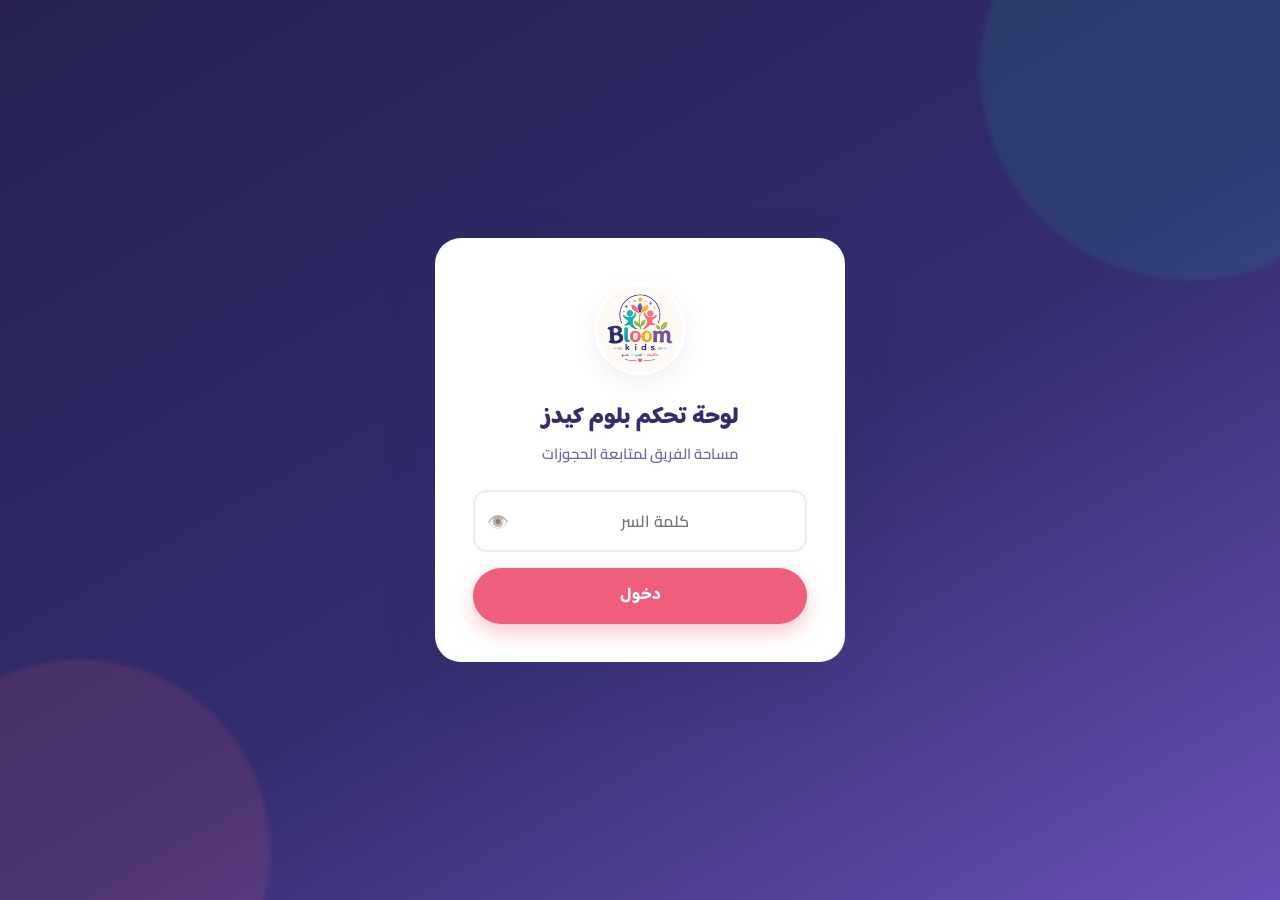
<file: admin.html>
<!DOCTYPE html>
<html lang="ar" dir="rtl">
<head>
  <meta charset="UTF-8">
  <meta name="viewport" content="width=device-width, initial-scale=1.0">
  <title>لوحة التحكم | بلوم كيدز</title>
  <meta name="robots" content="noindex, nofollow">
  <link rel="icon" type="image/jpeg" href="assets/images/logo.jpeg">
  <link rel="preconnect" href="https://fonts.googleapis.com">
  <link rel="preconnect" href="https://fonts.gstatic.com" crossorigin>
  <link href="https://fonts.googleapis.com/css2?family=Baloo+Bhaijaan+2:wght@600;700;800&family=Cairo:wght@400;600;700;800&display=swap" rel="stylesheet">
  <link rel="stylesheet" href="css/admin.css?v=2">
</head>
<body>

  <!-- ═══════════ شاشة تسجيل الدخول ═══════════ -->
  <div class="login-screen" id="loginScreen">
    <div class="login-card" id="loginCard">
      <img src="assets/images/logo.jpeg" alt="شعار بلوم كيدز" class="login-logo">
      <h1>لوحة تحكم بلوم كيدز</h1>
      <p class="login-sub">مساحة الفريق لمتابعة الحجوزات</p>
      <form id="loginForm">
        <div class="pass-wrap">
          <input type="password" id="passwordInput" placeholder="كلمة السر" autocomplete="current-password" required>
          <button type="button" class="pass-toggle" id="passToggle" aria-label="إظهار كلمة السر">👁️</button>
        </div>
        <button type="submit" class="btn-main" id="loginBtn">دخول</button>
      </form>
      <p class="login-error" id="loginError" hidden></p>
    </div>
  </div>

  <!-- ═══════════ الداشبورد ═══════════ -->
  <div class="dashboard" id="dashboard" hidden>

    <header class="topbar">
      <div class="topbar-brand">
        <img src="assets/images/logo.jpeg" alt="بلوم كيدز">
        <div>
          <strong>بلوم كيدز</strong>
          <small>لوحة التحكم</small>
        </div>
      </div>
      <div class="topbar-actions">
        <span class="last-update" id="lastUpdate" title="بيتحدث تلقائيًا كل دقيقة"></span>
        <button class="top-btn" id="refreshBtn" title="تحديث يدوي">
          <svg viewBox="0 0 24 24"><path d="M17.65 6.35A7.95 7.95 0 0 0 12 4a8 8 0 1 0 7.73 10h-2.08A6 6 0 1 1 12 6c1.66 0 3.14.69 4.22 1.78L13 11h7V4z"/></svg>
          <span>تحديث</span>
        </button>
        <button class="top-btn" id="exportBtn" title="تنزيل Excel/CSV">
          <svg viewBox="0 0 24 24"><path d="M5 20h14v-2H5zM19 9h-4V3H9v6H5l7 7z"/></svg>
          <span>تصدير</span>
        </button>
        <button class="top-btn top-btn-logout" id="logoutBtn" title="تسجيل خروج">
          <svg viewBox="0 0 24 24"><path d="M17 7l-1.41 1.41L18.17 11H8v2h10.17l-2.58 2.58L17 17l5-5zM4 5h8V3H4a2 2 0 0 0-2 2v14a2 2 0 0 0 2 2h8v-2H4z"/></svg>
          <span>خروج</span>
        </button>
      </div>
    </header>

    <main class="dash-main">

      <!-- إحصائيات -->
      <section class="stats-grid">
        <div class="stat-card">
          <span class="stat-icon si-teal">🌱</span>
          <div><strong id="statTotal">—</strong><small>إجمالي التسجيلات</small></div>
        </div>
        <div class="stat-card">
          <span class="stat-icon si-pink">📅</span>
          <div><strong id="statToday">—</strong><small>النهارده</small></div>
        </div>
        <div class="stat-card">
          <span class="stat-icon si-yellow">📈</span>
          <div><strong id="statWeek">—</strong><small>آخر 7 أيام</small></div>
        </div>
        <div class="stat-card stat-card-alert" id="statNewCard">
          <span class="stat-icon si-purple">⏳</span>
          <div><strong id="statNew">—</strong><small>مستنيين تواصل</small></div>
        </div>
      </section>

      <!-- شريط الأدوات -->
      <section class="toolbar">
        <div class="search-wrap">
          <svg viewBox="0 0 24 24"><path d="M15.5 14h-.79l-.28-.27a6.5 6.5 0 1 0-.7.7l.27.28v.79l5 4.99L20.49 19zm-6 0A4.5 4.5 0 1 1 14 9.5 4.5 4.5 0 0 1 9.5 14z"/></svg>
          <input type="search" id="searchInput" placeholder="ابحث بالاسم أو رقم الهاتف...">
        </div>
        <div class="filter-chips" id="statusFilters">
          <button class="chip active" data-status="all">الكل <b id="cAll">0</b></button>
          <button class="chip chip-new" data-status="new">جديد <b id="cNew">0</b></button>
          <button class="chip chip-contacted" data-status="contacted">تم التواصل <b id="cContacted">0</b></button>
          <button class="chip chip-confirmed" data-status="confirmed">مؤكد <b id="cConfirmed">0</b></button>
        </div>
        <select id="sortSelect" class="sort-select" title="الترتيب">
          <option value="newest">الأحدث الأول</option>
          <option value="oldest">الأقدم الأول</option>
        </select>
      </section>

      <!-- قائمة التسجيلات -->
      <section class="list-card">
        <header class="list-head" id="listHead">
          <span>ولي الأمر</span>
          <span>التواصل</span>
          <span>الطفل</span>
          <span>الحالة</span>
          <span>الوقت</span>
          <span></span>
        </header>

        <div id="listBody"></div>

        <div class="skeletons" id="skeletons">
          <div class="skeleton-row"></div>
          <div class="skeleton-row"></div>
          <div class="skeleton-row"></div>
        </div>

        <div class="state-box" id="emptyState" hidden>
          <span>🌱</span>
          <h3>لسه مفيش تسجيلات</h3>
          <p>أول ما ولي أمر يحجز من الموقع، هيظهر هنا فورًا</p>
        </div>

        <div class="state-box" id="noResults" hidden>
          <span>🔍</span>
          <h3>مفيش نتائج</h3>
          <p>جرّب كلمة بحث تانية أو غيّر الفلتر</p>
        </div>

        <div class="state-box state-error" id="errorState" hidden>
          <span>⚠️</span>
          <h3>حصلت مشكلة</h3>
          <p id="errorMessage"></p>
          <button class="btn-main btn-slim" id="retryBtn">حاول تاني</button>
        </div>
      </section>
    </main>

    <footer class="dash-footer">بلوم كيدز © <span id="year"></span></footer>
  </div>

  <!-- ═══════════ بانل التفاصيل ═══════════ -->
  <div class="drawer-overlay" id="drawerOverlay" hidden>
    <aside class="drawer" id="drawer" role="dialog" aria-label="تفاصيل التسجيل">
      <header class="drawer-head">
        <h2>تفاصيل التسجيل</h2>
        <button class="drawer-close" id="drawerClose" aria-label="إغلاق">✕</button>
      </header>
      <div class="drawer-body" id="drawerBody"><!-- بيتبني بالجافاسكريبت --></div>
    </aside>
  </div>

  <!-- ═══════════ تأكيد الحذف ═══════════ -->
  <div class="modal-overlay" id="confirmModal" hidden>
    <div class="modal" role="alertdialog" aria-label="تأكيد الحذف">
      <span class="modal-icon">🗑️</span>
      <h3>حذف التسجيل؟</h3>
      <p id="confirmText"></p>
      <div class="modal-actions">
        <button class="btn-ghost" id="confirmCancel">إلغاء</button>
        <button class="btn-danger" id="confirmDelete">آه، احذف</button>
      </div>
    </div>
  </div>

  <div class="toast" id="toast" hidden></div>

  <script src="js/admin.js?v=2"></script>
</body>
</html>
</file>
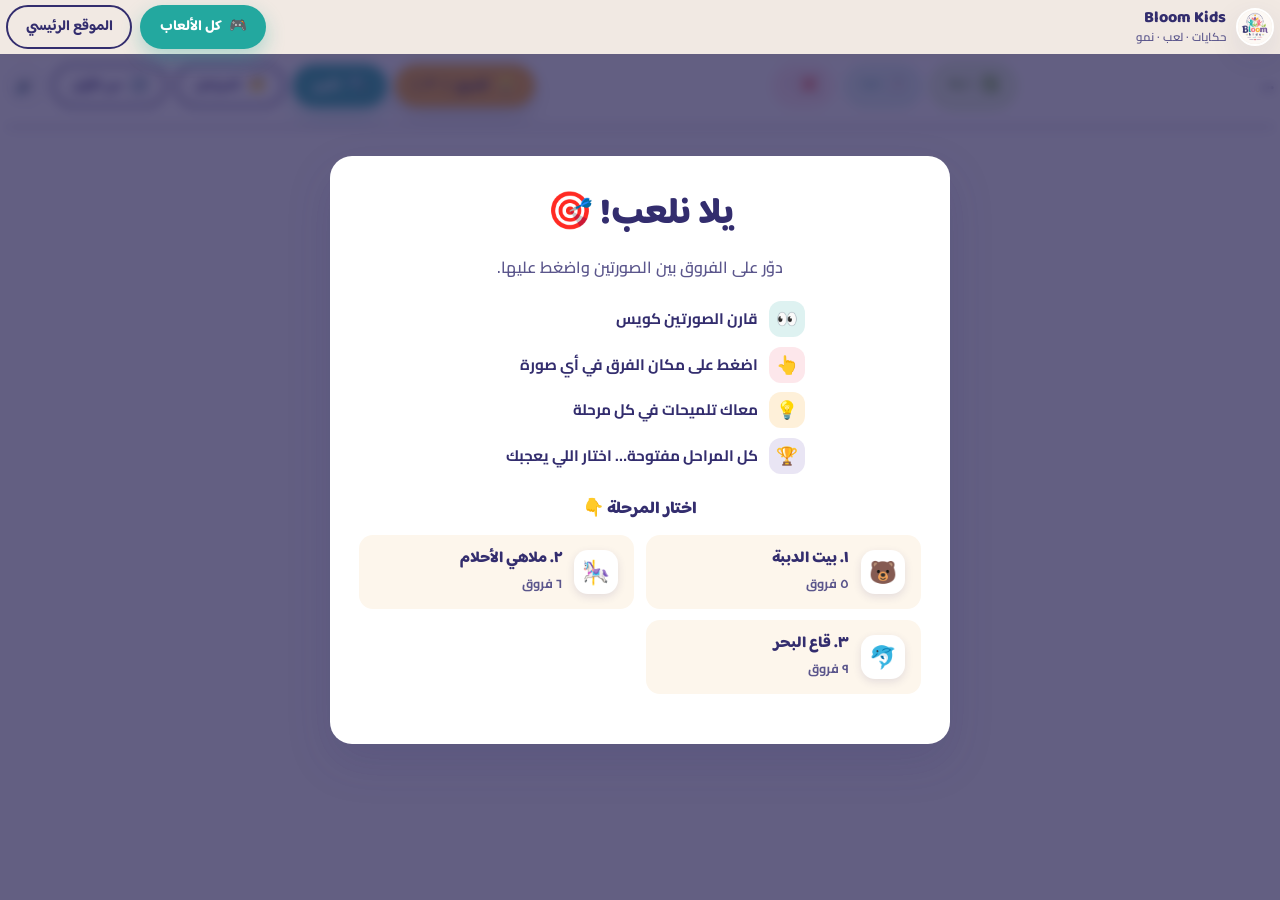
<file: game.html>
<!DOCTYPE html>
<html lang="ar" dir="rtl">
<head>
  <meta charset="UTF-8">
  <meta name="viewport" content="width=device-width, initial-scale=1.0">
  <title>اكتشف الفروق | بلوم كيدز</title>
  <meta name="description" content="لعبة اكتشف الفروق من بلوم كيدز — دوّر على الفروق بين الصورتين وشغّل تركيزك!">

  <meta name="theme-color" content="#332d6e">

  <link rel="icon" type="image/jpeg" href="assets/images/logo.jpeg">
  <link rel="apple-touch-icon" href="assets/images/logo.jpeg">

  <!-- Fonts -->
  <link rel="preconnect" href="https://fonts.googleapis.com">
  <link rel="preconnect" href="https://fonts.gstatic.com" crossorigin>
  <link href="https://fonts.googleapis.com/css2?family=Baloo+Bhaijaan+2:wght@500;600;700;800&family=Cairo:wght@400;500;600;700;800&display=swap" rel="stylesheet">

  <link rel="stylesheet" href="css/style.css?v=11">
  <link rel="stylesheet" href="css/game-ui.css?v=3">
  <link rel="stylesheet" href="css/game.css?v=7">

  <!-- صور مراحل الصور بتتحمّل في الخلفية من js/game.js بعد ما الصفحة
       تخلص، مش بـ preload، عشان مايتأخرش ظهور الصفحة نفسها -->
</head>
<body class="play-page game-page">

  <!-- ===== الترويسة ===== -->
  <header class="site-header">
    <div class="container header-inner">
      <a href="index.html" class="brand" aria-label="بلوم كيدز — الرئيسية">
        <img src="assets/images/logo.jpeg" alt="شعار بلوم كيدز" class="brand-logo">
        <span class="brand-text">
          <strong>Bloom Kids</strong>
          <small>حكايات · لعب · نمو</small>
        </span>
      </a>
      <div class="hud-group">
        <a href="games.html" class="btn btn-teal btn-sm">🎮 <span class="btn-label">كل الألعاب</span></a>
        <a href="index.html" class="btn btn-ghost btn-sm"><span class="btn-label">الموقع الرئيسي</span><span aria-hidden="true" class="btn-label-mini">🏠</span></a>
      </div>
    </div>
  </header>

  <main>
    <!-- العنوان مخفي بصرياً بس موجود للقارئ الصوتي — الصفحة كلها
         مساحة لعب، والصورتين لازم ياخدوا الشاشة كلها -->
    <h1 class="sr-only">اكتشف الفروق — لعبة بلوم كيدز</h1>

    <!-- ===== اللعبة ===== -->
    <div class="game-shell">
      <!-- شريط المعلومات -->
      <div class="game-hud">
        <div class="hud-level">
          <span id="levelName">…</span>
          <span class="level-pips" id="levelPips"></span>
        </div>

        <div class="hud-group">
          <!-- dir="ltr" عشان الأرقام تتقرا صح جوه صفحة RTL -->
          <span class="hud-pill hud-found">✅ <span dir="ltr"><b id="foundCount">٠</b> / <b id="totalCount">٥</b></span></span>
          <span class="hud-pill hud-time">⏱️ <span dir="ltr"><b id="timer">٠٠:٠٠</b></span></span>
          <span class="hud-pill hud-miss">❌ <b id="misses">٠</b></span>
        </div>

        <div class="hud-group">
          <!-- الكلام جوه .btn-label بيختفي على الموبايل وتفضل الأيقونة بس،
               عشان الشريط ياخد أقل مساحة ممكنة وتفضل الشاشة للصور -->
          <button class="btn btn-yellow btn-sm" id="hintBtn" type="button">
            💡 <span class="btn-label">تلميح</span> (<span id="hintCount">٣</span>)
          </button>
          <!-- تكبير: صورة واحدة على الشاشة كلها بدل الاتنين جنب بعض -->
          <button class="btn btn-teal btn-sm" id="zoomBtn" type="button">
            🔍 <span id="zoomLabel">تكبير</span>
          </button>
          <button class="btn btn-primary btn-sm" id="flipBtn" type="button" hidden>
            🔁 <span id="flipLabel">شوف التانية</span>
          </button>
          <button class="btn btn-ghost btn-sm" id="levelsBtn" type="button">
            🗂️ <span class="btn-label">المراحل</span>
          </button>
          <button class="btn btn-ghost btn-sm" id="restartBtn" type="button">
            🔄 <span class="btn-label">من الأول</span>
          </button>
          <button class="btn-icon" id="soundBtn" type="button" aria-pressed="true" title="اقفل الصوت">🔊</button>
        </div>
      </div>

      <!-- التقدّم -->
      <div class="progress-track" role="presentation">
        <div class="progress-bar" id="progressBar"></div>
      </div>

      <p class="scene-hint" id="sceneHint"></p>

      <!-- الصورتين -->
      <div class="game-boards" id="boards"></div>
    </div>
  </main>

  <!-- ===== شاشة البداية / اختيار المرحلة ===== -->
  <div class="overlay" id="startOverlay">
    <div class="overlay-card overlay-card-wide">
      <h2>يلا نلعب! 🎯</h2>
      <p>دوّر على الفروق بين الصورتين واضغط عليها.</p>
      <ul class="how-list" id="howList">
        <li><span class="bg-teal">👀</span> قارن الصورتين كويس</li>
        <li><span class="bg-pink">👆</span> اضغط على مكان الفرق في أي صورة</li>
        <li><span class="bg-yellow">💡</span> معاك تلميحات في كل مرحلة</li>
        <li><span class="bg-purple">🏆</span> كل المراحل مفتوحة… اختار اللي يعجبك</li>
      </ul>

      <h3 class="levels-title" id="levelsTitle">اختار المرحلة 👇</h3>
      <div class="level-grid" id="levelGrid"></div>

      <button class="btn btn-ghost" id="closeLevelsBtn" type="button" hidden>
        ↩ رجوع للمرحلة الحالية
      </button>
    </div>
  </div>

  <!-- ===== شاشة الفوز ===== -->
  <div class="overlay" id="winOverlay" hidden>
    <div class="overlay-card">
      <h2 id="winTitle">🎉 برافو!</h2>
      <div class="win-stats" id="winStats"></div>
      <p class="win-best" id="winBest"></p>
      <div class="overlay-actions">
        <button class="btn btn-primary" id="nextBtn" type="button">المرحلة الجاية ▶</button>
        <button class="btn btn-ghost" id="replayBtn" type="button">إعادة المرحلة</button>
        <button class="btn btn-ghost" id="winLevelsBtn" type="button">🗂️ المراحل</button>
      </div>
    </div>
  </div>

  <div class="toast" id="toast" role="status" aria-live="polite"></div>
  <div class="confetti" id="confetti" aria-hidden="true"></div>

  <script src="js/game-scenes.js?v=5"></script>
  <script src="js/game.js?v=7"></script>
</body>
</html>
</file>
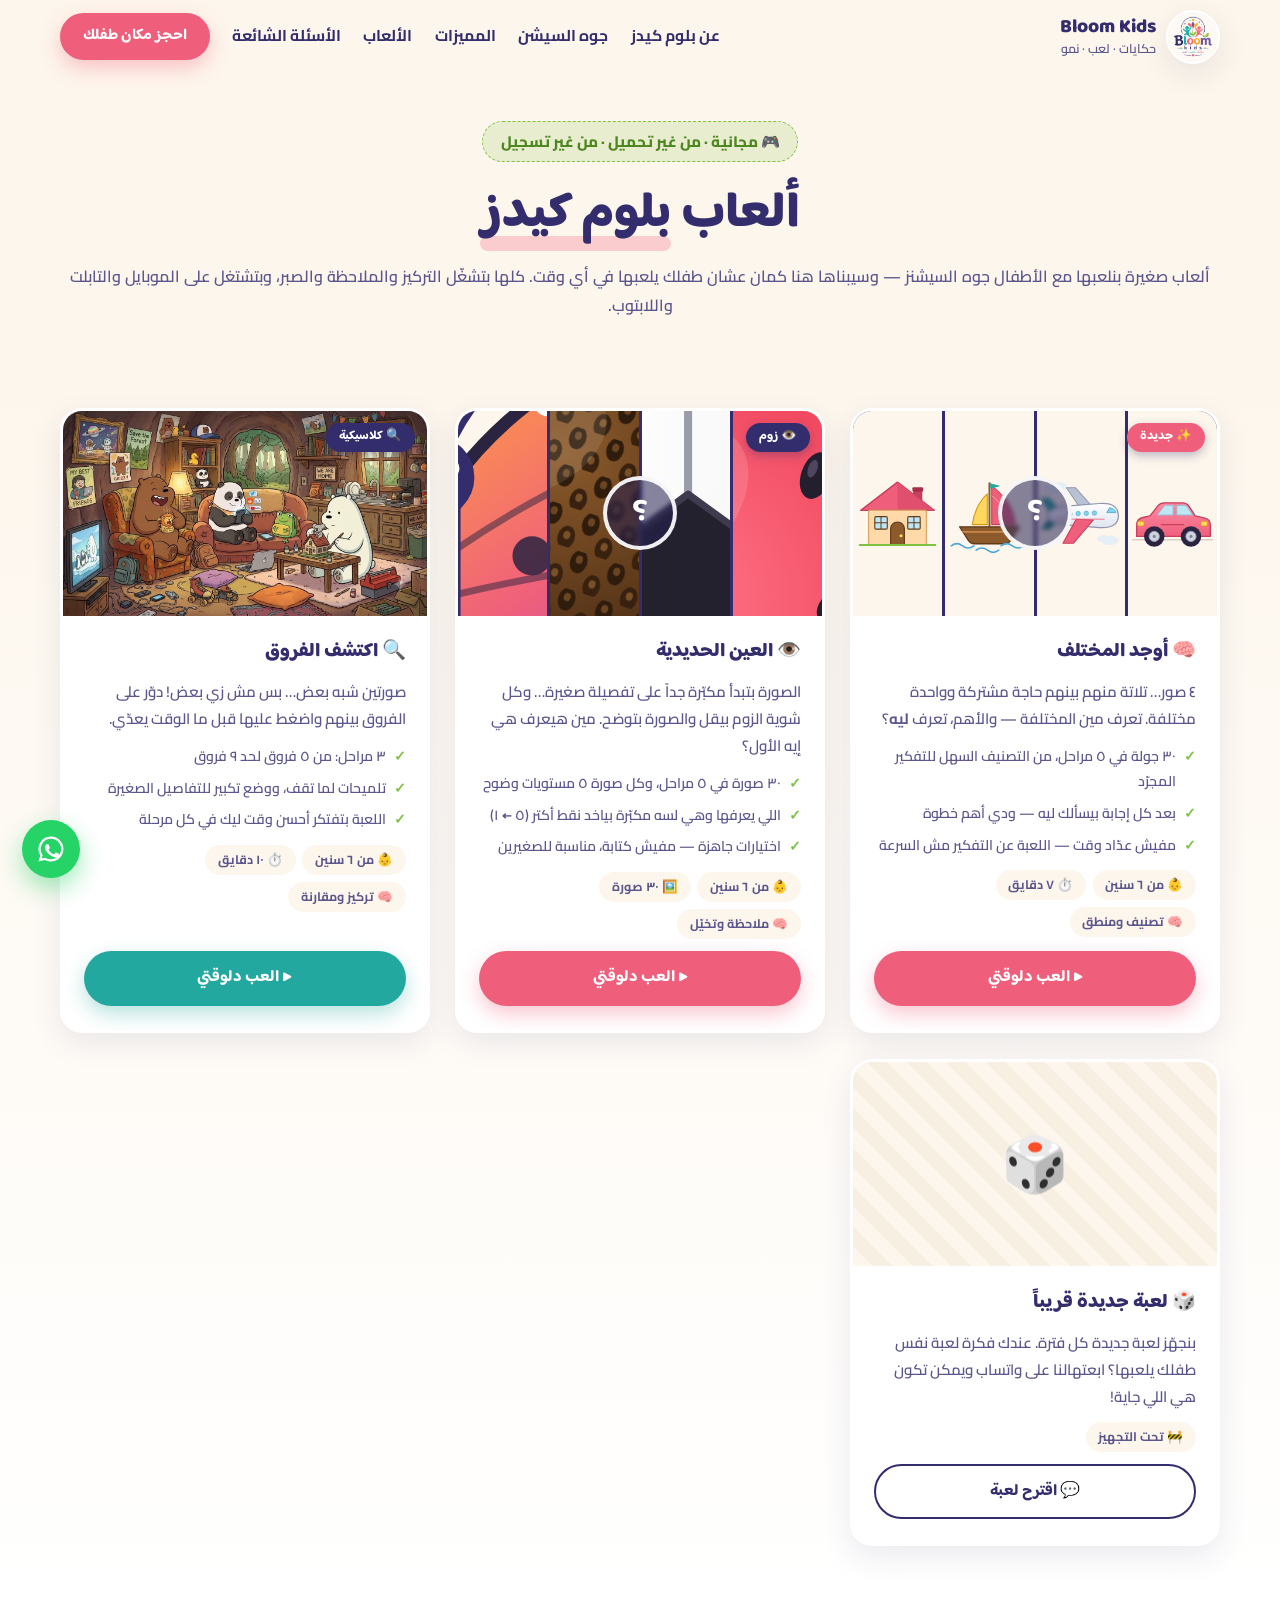
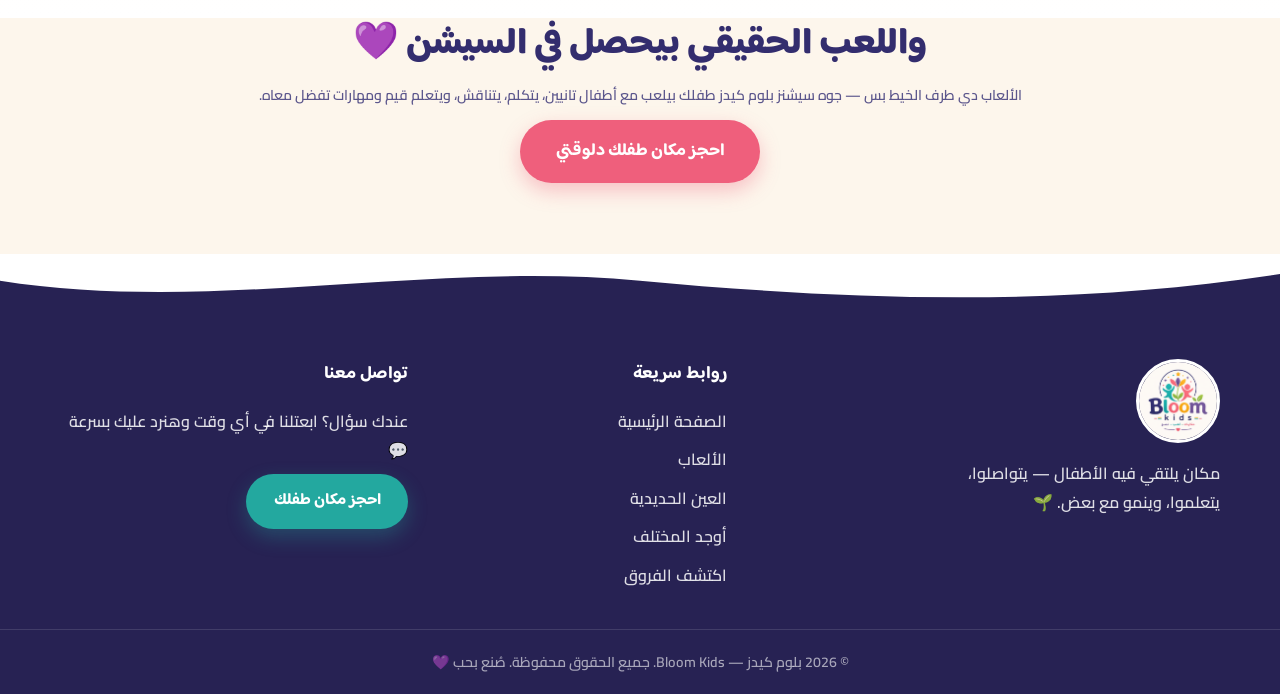
<file: games.html>
<!DOCTYPE html>
<html lang="ar" dir="rtl">
<head>
  <meta charset="UTF-8">
  <meta name="viewport" content="width=device-width, initial-scale=1.0">
  <title>ألعاب بلوم كيدز | العب واتعلم — أوجد المختلف والعين الحديدية واكتشف الفروق</title>
  <meta name="description" content="ألعاب بلوم كيدز المجانية للأطفال من 6 لـ 12 سنة — أوجد المختلف، العين الحديدية، واكتشف الفروق. ألعاب بتشغّل التركيز والملاحظة، من غير تحميل ومن غير تسجيل.">
  <meta name="keywords" content="ألعاب أطفال أونلاين, أوجد المختلف, اكتشف الفروق, العين الحديدية, ألعاب تركيز للأطفال, ألعاب تفكير للأطفال, بلوم كيدز">
  <meta name="theme-color" content="#332d6e">

  <meta property="og:type" content="website">
  <meta property="og:title" content="ألعاب بلوم كيدز | العب واتعلم">
  <meta property="og:description" content="ألعاب مجانية بتشغّل تركيز طفلك وملاحظته — من غير تحميل ومن غير تسجيل.">
  <meta property="og:image" content="assets/images/logo.jpeg">
  <meta property="og:locale" content="ar_EG">

  <link rel="icon" type="image/jpeg" href="assets/images/logo.jpeg">
  <link rel="apple-touch-icon" href="assets/images/logo.jpeg">

  <!-- Fonts -->
  <link rel="preconnect" href="https://fonts.googleapis.com">
  <link rel="preconnect" href="https://fonts.gstatic.com" crossorigin>
  <link href="https://fonts.googleapis.com/css2?family=Baloo+Bhaijaan+2:wght@500;600;700;800&family=Cairo:wght@400;500;600;700;800&display=swap" rel="stylesheet">

  <link rel="stylesheet" href="css/style.css?v=11">
</head>
<body>

  <!-- ===== Header ===== -->
  <header class="site-header" id="top">
    <div class="container header-inner">
      <a href="index.html" class="brand" aria-label="بلوم كيدز — الرئيسية">
        <img src="assets/images/logo.jpeg" alt="شعار بلوم كيدز" class="brand-logo">
        <span class="brand-text">
          <strong>Bloom Kids</strong>
          <small>حكايات · لعب · نمو</small>
        </span>
      </a>

      <nav class="main-nav" id="mainNav" aria-label="القائمة الرئيسية">
        <a href="index.html#about">عن بلوم كيدز</a>
        <a href="index.html#session">جوه السيشن</a>
        <a href="index.html#benefits">المميزات</a>
        <a href="games.html" aria-current="page">الألعاب</a>
        <a href="index.html#faq">الأسئلة الشائعة</a>
        <a href="index.html#register" class="btn btn-primary btn-nav">احجز مكان طفلك</a>
      </nav>

      <button class="nav-toggle" id="navToggle" aria-label="فتح القائمة" aria-expanded="false" aria-controls="mainNav">
        <span></span><span></span><span></span>
      </button>
    </div>
  </header>

  <main>
    <!-- ===== ترويسة الصفحة ===== -->
    <section class="container games-hero">
      <span class="badge badge-age">🎮 مجانية · من غير تحميل · من غير تسجيل</span>
      <h1>ألعاب <span class="hl hl-pink">بلوم كيدز</span></h1>
      <p>
        ألعاب صغيرة بنلعبها مع الأطفال جوه السيشنز — وسيبناها هنا كمان
        عشان طفلك يلعبها في أي وقت. كلها بتشغّل التركيز والملاحظة
        والصبر، وبتشتغل على الموبايل والتابلت واللابتوب.
      </p>
    </section>

    <!-- ===== الألعاب ===== -->
    <section class="section games-section" id="games">
      <div class="container">
        <div class="games-grid">

          <!-- لعبة — أوجد المختلف -->
          <article class="game-card reveal">
            <div class="game-card-media odd-cover" role="img" aria-label="أربع صور وواحدة منهم مختلفة">
              <span class="oc"><img src="assets/images/game/odd/car.svg" alt="" loading="lazy"></span>
              <span class="oc"><img src="assets/images/game/odd/plane.svg" alt="" loading="lazy"></span>
              <span class="oc"><img src="assets/images/game/odd/boat.svg" alt="" loading="lazy"></span>
              <span class="oc"><img src="assets/images/game/odd/house.svg" alt="" loading="lazy"></span>
              <b aria-hidden="true">؟</b>
              <span class="game-card-badge game-card-badge-new">✨ جديدة</span>
            </div>
            <div class="game-card-body">
              <h3>🧠 أوجد المختلف</h3>
              <p>
                ٤ صور… تلاتة منهم بينهم حاجة مشتركة وواحدة مختلفة. تعرف
                مين المختلفة — والأهم، تعرف <strong>ليه</strong>؟
              </p>
              <ul class="game-how">
                <li>٣٠ جولة في ٥ مراحل، من التصنيف السهل للتفكير المجرّد</li>
                <li>بعد كل إجابة بيسألك ليه — ودي أهم خطوة</li>
                <li>مفيش عدّاد وقت — اللعبة عن التفكير مش السرعة</li>
              </ul>
              <div class="game-tags">
                <span class="game-tag">👶 من ٦ سنين</span>
                <span class="game-tag">⏱️ ٧ دقايق</span>
                <span class="game-tag">🧠 تصنيف ومنطق</span>
              </div>
              <a href="odd-one-out.html" class="btn btn-primary btn-block">▶ العب دلوقتي</a>
            </div>
          </article>

          <!-- لعبة ١ — العين الحديدية -->
          <article class="game-card reveal">
            <div class="game-card-media eye-cover" role="img" aria-label="أربع تفاصيل مكبّرة من صور اللعبة">
              <span class="ec ec-1"><img src="assets/images/game/eye/watermelon.svg" alt="" loading="lazy"></span>
              <span class="ec ec-2"><img src="assets/images/game/eye/football.svg" alt="" loading="lazy"></span>
              <span class="ec ec-3"><img src="assets/images/game/eye/sunflower.svg" alt="" loading="lazy"></span>
              <span class="ec ec-4"><img src="assets/images/game/eye/butterfly.svg" alt="" loading="lazy"></span>
              <b aria-hidden="true">؟</b>
              <span class="game-card-badge">👁️ زوم</span>
            </div>
            <div class="game-card-body">
              <h3>👁️ العين الحديدية</h3>
              <p>
                الصورة بتبدأ مكبّرة جداً على تفصيلة صغيرة… وكل شوية الزوم
                بيقل والصورة بتوضح. مين هيعرف هي إيه الأول؟
              </p>
              <ul class="game-how">
                <li>٣٠ صورة في ٥ مراحل، وكل صورة ٥ مستويات وضوح</li>
                <li>اللي يعرفها وهي لسه مكبّرة بياخد نقط أكتر (٥ ← ١)</li>
                <li>اختيارات جاهزة — مفيش كتابة، مناسبة للصغيرين</li>
              </ul>
              <div class="game-tags">
                <span class="game-tag">👶 من ٦ سنين</span>
                <span class="game-tag">🖼️ ٣٠ صورة</span>
                <span class="game-tag">🧠 ملاحظة وتخيّل</span>
              </div>
              <a href="iron-eye.html" class="btn btn-primary btn-block">▶ العب دلوقتي</a>
            </div>
          </article>

          <!-- لعبة ٢ — اكتشف الفروق -->
          <article class="game-card reveal">
            <div class="game-card-media">
              <img src="assets/images/game/bears-a.jpg" alt="مشهد من لعبة اكتشف الفروق" loading="lazy">
              <span class="game-card-badge">🔍 كلاسيكية</span>
            </div>
            <div class="game-card-body">
              <h3>🔍 اكتشف الفروق</h3>
              <p>
                صورتين شبه بعض… بس مش زي بعض! دوّر على الفروق بينهم
                واضغط عليها قبل ما الوقت يعدّي.
              </p>
              <ul class="game-how">
                <li>٣ مراحل: من ٥ فروق لحد ٩ فروق</li>
                <li>تلميحات لما تقف، ووضع تكبير للتفاصيل الصغيرة</li>
                <li>اللعبة بتفتكر أحسن وقت ليك في كل مرحلة</li>
              </ul>
              <div class="game-tags">
                <span class="game-tag">👶 من ٦ سنين</span>
                <span class="game-tag">⏱️ ١٠ دقايق</span>
                <span class="game-tag">🧠 تركيز ومقارنة</span>
              </div>
              <a href="game.html" class="btn btn-teal btn-block">▶ العب دلوقتي</a>
            </div>
          </article>

          <!-- لعبة ٣ — قريباً -->
          <article class="game-card reveal">
            <div class="game-card-media soon-cover">🎲</div>
            <div class="game-card-body">
              <h3>🎲 لعبة جديدة قريباً</h3>
              <p>
                بنجهّز لعبة جديدة كل فترة. عندك فكرة لعبة نفس طفلك يلعبها؟
                ابعتهالنا على واتساب ويمكن تكون هي اللي جاية!
              </p>
              <div class="game-tags">
                <span class="game-tag">🚧 تحت التجهيز</span>
              </div>
              <a href="#" class="btn btn-ghost btn-block js-whatsapp-link">💬 اقترح لعبة</a>
            </div>
          </article>

        </div>
      </div>
    </section>

    <!-- ===== دعوة للحجز ===== -->
    <section class="section" style="padding-top:0">
      <div class="container">
        <div class="live-cta">
          <h2>واللعب الحقيقي بيحصل في السيشن 💜</h2>
          <p class="live-hint">
            الألعاب دي طرف الخيط بس — جوه سيشنز بلوم كيدز طفلك بيلعب مع أطفال
            تانيين، يتكلم، يتناقش، ويتعلم قيم ومهارات تفضل معاه.
          </p>
          <a href="index.html#register" class="btn btn-primary btn-lg">احجز مكان طفلك دلوقتي</a>
        </div>
      </div>
    </section>
  </main>

  <!-- ===== Footer ===== -->
  <footer class="site-footer">
    <div class="wave-divider wave-top" aria-hidden="true">
      <svg viewBox="0 0 1440 90" preserveAspectRatio="none"><path d="M0,40 C240,90 480,10 720,40 C960,70 1200,80 1440,30 L1440,0 L0,0 Z" fill="#ffffff"/></svg>
    </div>
    <div class="container footer-inner">
      <div class="footer-brand">
        <img src="assets/images/logo.jpeg" alt="شعار بلوم كيدز" class="footer-logo">
        <p>مكان يلتقي فيه الأطفال — يتواصلوا، يتعلموا، وينمو مع بعض. 🌱</p>
      </div>
      <nav class="footer-links" aria-label="روابط سريعة">
        <strong>روابط سريعة</strong>
        <a href="index.html">الصفحة الرئيسية</a>
        <a href="games.html">الألعاب</a>
        <a href="iron-eye.html">العين الحديدية</a>
        <a href="odd-one-out.html">أوجد المختلف</a>
        <a href="game.html">اكتشف الفروق</a>
      </nav>
      <div class="footer-contact">
        <strong>تواصل معنا</strong>
        <p>عندك سؤال؟ ابعتلنا في أي وقت وهنرد عليك بسرعة 💬</p>
        <a href="index.html#register" class="btn btn-secondary">احجز مكان طفلك</a>
      </div>
    </div>
    <div class="footer-bottom">
      <p>© <span id="year">2026</span> بلوم كيدز — Bloom Kids. جميع الحقوق محفوظة. صُنع بحب 💜</p>
    </div>
  </footer>

  <a href="#" class="whatsapp-fab js-whatsapp-link" aria-label="تواصل معنا على واتساب">
    <svg viewBox="0 0 24 24"><path d="M12 2a10 10 0 0 0-8.6 15.1L2 22l5-1.3A10 10 0 1 0 12 2zm0 1.8a8.2 8.2 0 1 1-4.2 15.3l-.3-.18-2.96.77.8-2.88-.2-.3A8.2 8.2 0 0 1 12 3.8zm-3.1 4.4c-.2 0-.5.07-.75.35-.26.28-1 .96-1 2.35 0 1.4 1.02 2.74 1.16 2.93.14.19 2 3.04 4.85 4.14 2.37.92 2.85.74 3.37.69.51-.05 1.65-.68 1.88-1.33.24-.65.24-1.2.17-1.32-.07-.12-.26-.19-.54-.33-.28-.14-1.65-.81-1.9-.9-.26-.1-.44-.14-.63.14-.19.28-.72.9-.88 1.09-.16.19-.33.21-.6.07-.28-.14-1.18-.43-2.24-1.38-.83-.74-1.39-1.65-1.55-1.93-.16-.28-.02-.43.12-.57.13-.12.28-.32.42-.49.14-.16.19-.28.28-.46.09-.19.05-.35-.02-.49-.07-.14-.62-1.51-.86-2.06-.22-.54-.45-.47-.63-.48z"/></svg>
  </a>

  <script src="js/main.js?v=8"></script>
</body>
</html>
</file>
<file: css/style.css>
/* ============================================================
   Bloom Kids — الهوية البصرية
   ألوان مستوحاة من اللوجو والبوستات الرسمية
   ============================================================ */
:root {
  --navy: #332d6e;
  --navy-deep: #272253;
  --purple: #6a4fb6;
  --teal: #23a89f;
  --teal-dark: #1c8b84;
  --pink: #ef5f7c;
  --pink-dark: #e04868;
  --yellow: #f6a92c;
  --yellow-light: #ffc257;
  --green: #7dc242;
  --cream: #fdf6ec;
  --white: #ffffff;
  --ink: #332d6e;
  --ink-soft: #5b568c;
  --shadow: 0 10px 30px rgba(51, 45, 110, 0.10);
  --shadow-lg: 0 18px 45px rgba(51, 45, 110, 0.16);
  --radius: 22px;
  --radius-sm: 14px;
  --font-head: "Baloo Bhaijaan 2", "Cairo", sans-serif;
  --font-body: "Cairo", "Baloo Bhaijaan 2", sans-serif;
}

/* ============ Reset ============ */
*, *::before, *::after { box-sizing: border-box; margin: 0; padding: 0; }

html { scroll-behavior: smooth; scroll-padding-top: 90px; overflow-x: clip; }

body {
  font-family: var(--font-body);
  background: var(--cream);
  color: var(--ink);
  line-height: 1.8;
  overflow-x: hidden;
  -webkit-font-smoothing: antialiased;
}

img { max-width: 100%; display: block; }
a { color: inherit; text-decoration: none; }
ul, ol { list-style: none; }

h1, h2, h3 { font-family: var(--font-head); line-height: 1.45; }
h1 { font-size: clamp(1.9rem, 4.2vw, 3.1rem); font-weight: 800; }
h2 { font-size: clamp(1.5rem, 3.2vw, 2.3rem); font-weight: 800; }
h3 { font-size: 1.15rem; font-weight: 700; }

.container { width: min(1160px, 92%); margin-inline: auto; }
.container-narrow { width: min(820px, 92%); }

/* highlight words */
.hl { position: relative; white-space: nowrap; }
.hl::after {
  content: ""; position: absolute; right: 0; left: 0; bottom: 0.12em;
  height: 0.32em; border-radius: 99px; opacity: 0.28; z-index: -1;
}
.hl-teal::after   { background: var(--teal); }
.hl-pink::after   { background: var(--pink); }
.hl-yellow::after { background: var(--yellow); }
.hl-purple::after { background: var(--purple); }

/* ============ Buttons ============ */
.btn {
  display: inline-flex; align-items: center; justify-content: center; gap: 0.5rem;
  font-family: var(--font-head); font-weight: 700; font-size: 1rem;
  padding: 0.7rem 1.6rem; border-radius: 99px; border: 2.5px solid transparent;
  cursor: pointer; transition: transform 0.2s ease, box-shadow 0.2s ease, background 0.2s ease;
  white-space: nowrap;
}
.btn:hover { transform: translateY(-3px); }
.btn:active { transform: translateY(-1px); }

.btn-primary {
  background: var(--pink); color: var(--white);
  box-shadow: 0 8px 20px rgba(239, 95, 124, 0.35);
}
.btn-primary:hover { background: var(--pink-dark); box-shadow: 0 12px 26px rgba(239, 95, 124, 0.45); }

.btn-secondary {
  background: var(--teal); color: var(--white);
  box-shadow: 0 8px 20px rgba(35, 168, 159, 0.3);
}
.btn-secondary:hover { background: var(--teal-dark); }

.btn-yellow {
  background: var(--yellow); color: var(--navy-deep);
  box-shadow: 0 8px 20px rgba(0, 0, 0, 0.18);
}
.btn-yellow:hover { background: var(--yellow-light); }

.btn-teal {
  background: var(--teal); color: var(--white);
  box-shadow: 0 8px 20px rgba(35, 168, 159, 0.32);
}
.btn-teal:hover { background: var(--teal-dark); box-shadow: 0 12px 26px rgba(35, 168, 159, 0.42); }

.btn-ghost { background: transparent; color: var(--navy); border-color: var(--navy); }
.btn-ghost:hover { background: var(--navy); color: var(--white); }

.btn-lg { padding: 0.9rem 2.1rem; font-size: 1.08rem; }
.btn-block { width: 100%; }

/* ============ Header ============ */
.site-header {
  position: sticky; top: 0; z-index: 100;
  background: rgba(253, 246, 236, 0.92);
  backdrop-filter: blur(10px);
  transition: box-shadow 0.25s ease;
}
.site-header.scrolled { box-shadow: 0 4px 18px rgba(51, 45, 110, 0.10); }

.header-inner { display: flex; align-items: center; justify-content: space-between; padding-block: 0.6rem; gap: 1rem; }

.brand { display: flex; align-items: center; gap: 0.65rem; }
.brand-logo {
  width: 54px; height: 54px; border-radius: 50%; object-fit: cover;
  border: 2.5px solid var(--white); box-shadow: var(--shadow);
  background: var(--white);
}
.brand-text { display: flex; flex-direction: column; line-height: 1.3; }
.brand-text strong { font-family: var(--font-head); font-size: 1.2rem; font-weight: 800; color: var(--navy); }
.brand-text small { color: var(--ink-soft); font-size: 0.78rem; font-weight: 600; }

.main-nav { display: flex; align-items: center; gap: 1.4rem; font-weight: 700; font-size: 0.98rem; }
.main-nav a:not(.btn) { position: relative; padding-block: 0.3rem; color: var(--ink); transition: color 0.2s; }
.main-nav a:not(.btn)::after {
  content: ""; position: absolute; bottom: 0; right: 0; width: 0; height: 3px;
  background: var(--pink); border-radius: 99px; transition: width 0.25s ease;
}
.main-nav a:not(.btn):hover { color: var(--pink); }
.main-nav a:not(.btn):hover::after { width: 100%; }
.btn-nav { padding: 0.5rem 1.3rem; font-size: 0.95rem; }

.nav-toggle {
  display: none; flex-direction: column; gap: 5px;
  background: none; border: none; cursor: pointer; padding: 8px;
}
.nav-toggle span { width: 26px; height: 3px; background: var(--navy); border-radius: 99px; transition: all 0.3s ease; }
.nav-toggle.open span:nth-child(1) { transform: translateY(8px) rotate(45deg); }
.nav-toggle.open span:nth-child(2) { opacity: 0; }
.nav-toggle.open span:nth-child(3) { transform: translateY(-8px) rotate(-45deg); }

/* ============ Hero ============ */
.hero { position: relative; padding: 3.5rem 0 6.5rem; overflow: hidden; }

.hero-doodles { position: absolute; inset: 0; pointer-events: none; }
.doodle { position: absolute; opacity: 0.5; animation: floaty 5s ease-in-out infinite; }
.doodle path { fill: currentColor; }
.doodle-star1 { width: 34px; color: var(--yellow); top: 12%; right: 6%; animation-delay: 0s; }
.doodle-heart { width: 30px; color: var(--pink); top: 22%; left: 8%; animation-delay: 1.2s; }
.doodle-star2 { width: 22px; color: var(--purple); bottom: 30%; right: 40%; animation-delay: 2s; }
.doodle-leaf  { width: 38px; color: var(--green); bottom: 22%; left: 4%; animation-delay: 0.6s; }

@keyframes floaty {
  0%, 100% { transform: translateY(0) rotate(0deg); }
  50% { transform: translateY(-14px) rotate(8deg); }
}

.hero-inner {
  display: grid; grid-template-columns: 1.1fr 0.9fr;
  gap: 3rem; align-items: center;
}

.badge-age {
  display: inline-block; background: rgba(125, 194, 66, 0.16); color: #4e8720;
  font-weight: 800; font-size: 0.95rem; padding: 0.35rem 1.1rem;
  border-radius: 99px; border: 1.5px dashed var(--green); margin-bottom: 1.1rem;
}

.hero h1 { margin-bottom: 1.1rem; }
.hero-sub { font-size: 1.1rem; color: var(--ink-soft); font-weight: 600; max-width: 55ch; margin-bottom: 1.6rem; }

.hero-actions { display: flex; flex-wrap: wrap; gap: 0.9rem; margin-bottom: 1.8rem; }

.hero-points { display: flex; flex-wrap: wrap; gap: 0.5rem 1.5rem; font-weight: 700; font-size: 0.95rem; color: var(--ink-soft); }
.hero-points li { display: flex; align-items: center; gap: 0.45rem; }
.dot { width: 11px; height: 11px; border-radius: 50%; flex-shrink: 0; }
.dot-teal { background: var(--teal); }
.dot-pink { background: var(--pink); }
.dot-yellow { background: var(--yellow); }
.dot-purple { background: var(--purple); }

.hero-media { position: relative; }
.hero-img-frame {
  border-radius: 32px; overflow: hidden; box-shadow: var(--shadow-lg);
  border: 6px solid var(--white);
  transform: rotate(-2deg);
}
.hero-img-frame img { width: 100%; height: 100%; object-fit: cover; }

.float-card {
  position: absolute; background: var(--white); border-radius: 16px;
  padding: 0.55rem 1.1rem; font-weight: 800; font-size: 0.92rem;
  box-shadow: var(--shadow-lg); display: flex; align-items: center; gap: 0.5rem;
  animation: floaty 4.5s ease-in-out infinite;
}
.float-card-1 { top: -14px; right: -8px; color: var(--teal-dark); }
.float-card-2 { bottom: -14px; left: -8px; color: var(--purple); animation-delay: 1.5s; }

/* ============ Waves ============ */
.wave-divider { position: absolute; bottom: -1px; right: 0; left: 0; line-height: 0; }
.wave-divider svg { width: 100%; height: 60px; display: block; }
.wave-top { top: -1px; bottom: auto; }

/* ============ Sections ============ */
.section { padding: 4.5rem 0; position: relative; }

.section-head { text-align: center; max-width: 720px; margin: 0 auto 2.8rem; }
.section-sub { color: var(--ink-soft); font-weight: 600; margin-top: 0.6rem; }

.eyebrow {
  display: inline-block; font-family: var(--font-head); font-weight: 700;
  color: var(--pink); background: rgba(239, 95, 124, 0.12);
  font-size: 0.9rem; padding: 0.25rem 1rem; border-radius: 99px; margin-bottom: 0.8rem;
}
.eyebrow-light { color: var(--yellow-light); background: rgba(255, 194, 87, 0.15); }

/* split layout */
.split { display: grid; grid-template-columns: 1fr 1fr; gap: 3.5rem; align-items: center; }

.about { background: var(--white); }

.img-stack { position: relative; }
.img-main {
  border-radius: var(--radius); box-shadow: var(--shadow-lg);
  border: 5px solid var(--white); width: 100%; object-fit: cover;
}
.img-badge {
  position: absolute; bottom: -18px; right: -10px;
  background: var(--purple); color: var(--white);
  border-radius: var(--radius-sm); padding: 0.6rem 1.2rem;
  font-weight: 700; font-size: 0.9rem; line-height: 1.5; text-align: center;
  box-shadow: var(--shadow-lg);
  transform: rotate(3deg);
}
.img-badge strong { display: block; font-family: var(--font-head); font-size: 1.05rem; }
.img-badge-alt { background: var(--teal); right: auto; left: -10px; transform: rotate(-3deg); }

.split-copy .eyebrow { margin-bottom: 0.6rem; }
.split-copy h2 { margin-bottom: 1rem; }
.split-copy > p { color: var(--ink-soft); font-weight: 600; margin-bottom: 1.3rem; }

.check-list { margin-bottom: 1.6rem; display: grid; gap: 0.55rem; }
.check-list li { position: relative; padding-right: 2rem; font-weight: 700; color: var(--ink); }
.check-list li::before {
  content: "✓"; position: absolute; right: 0; top: 0;
  width: 1.45rem; height: 1.45rem; border-radius: 50%;
  background: rgba(125, 194, 66, 0.18); color: #4e8720;
  display: flex; align-items: center; justify-content: center;
  font-size: 0.85rem; font-weight: 900; margin-top: 0.25rem;
}

/* ============ Session steps ============ */
.session { padding-top: 2rem; background: var(--white); }
.session .section-head { margin-bottom: 2rem; }
.session .split { margin-top: 1rem; }

.steps-list { display: grid; gap: 1.3rem; }
.steps-list li { display: flex; gap: 1rem; align-items: flex-start; }
.step-icon {
  flex-shrink: 0; width: 54px; height: 54px; border-radius: 18px;
  display: flex; align-items: center; justify-content: center;
  font-size: 1.5rem; box-shadow: var(--shadow);
}
.steps-list strong { font-family: var(--font-head); font-size: 1.08rem; display: block; }
.steps-list p { color: var(--ink-soft); font-weight: 600; font-size: 0.95rem; }

.bg-teal   { background: rgba(35, 168, 159, 0.15); }
.bg-purple { background: rgba(106, 79, 182, 0.15); }
.bg-pink   { background: rgba(239, 95, 124, 0.15); }
.bg-yellow { background: rgba(246, 169, 44, 0.18); }

/* ============ Benefits (dark) ============ */
.benefits {
  background: var(--navy); color: var(--white);
  padding: 6.5rem 0 7rem;
}
.benefits .on-dark { color: var(--white); }

.cards-grid {
  display: grid; grid-template-columns: repeat(4, 1fr); gap: 1.4rem;
}
.cards-grid-3 { grid-template-columns: repeat(3, 1fr); }

.benefit-card {
  background: rgba(255, 255, 255, 0.06);
  border: 1.5px solid rgba(255, 255, 255, 0.14);
  border-radius: var(--radius); padding: 1.8rem 1.4rem;
  text-align: center; transition: transform 0.25s ease, background 0.25s ease;
}
.benefit-card:hover { transform: translateY(-8px); background: rgba(255, 255, 255, 0.1); }
.benefit-icon {
  width: 64px; height: 64px; border-radius: 50%; margin: 0 auto 1rem;
  display: flex; align-items: center; justify-content: center; font-size: 1.7rem;
}
.benefit-card .bg-teal   { background: var(--teal); }
.benefit-card .bg-purple { background: var(--purple); }
.benefit-card .bg-pink   { background: var(--pink); }
.benefit-card .bg-yellow { background: var(--yellow); }
.benefit-card h3 { margin-bottom: 0.5rem; color: var(--white); }
.benefit-card p { color: rgba(255, 255, 255, 0.75); font-size: 0.93rem; font-weight: 500; }

.benefits-tagline {
  text-align: center; margin-top: 2.5rem; font-family: var(--font-head);
  font-size: 1.35rem; font-weight: 700; color: var(--yellow-light);
}

/* ============ Values ============ */
.values { background: var(--cream); }
.values-chips { display: flex; flex-wrap: wrap; gap: 0.7rem; margin-bottom: 1.4rem; }
.chip {
  font-weight: 800; font-size: 0.95rem; padding: 0.45rem 1.15rem;
  border-radius: 99px; color: var(--white); box-shadow: var(--shadow);
}
.chip-pink   { background: var(--pink); }
.chip-teal   { background: var(--teal); }
.chip-yellow { background: var(--yellow); color: var(--navy-deep); }
.chip-purple { background: var(--purple); }
.chip-green  { background: var(--green); color: #2e4d10; }
.chip-navy   { background: var(--navy); }

.values-tagline { font-family: var(--font-head); font-size: 1.2rem; color: var(--teal-dark); font-weight: 700; }

/* ============ Parents ============ */
.parents { background: var(--white); }
.parent-card {
  background: var(--cream); border-radius: var(--radius);
  padding: 2rem 1.6rem; text-align: center;
  border: 1.5px solid rgba(51, 45, 110, 0.08);
  transition: transform 0.25s ease, box-shadow 0.25s ease;
}
.parent-card:hover { transform: translateY(-8px); box-shadow: var(--shadow-lg); }
.parent-icon { font-size: 2.6rem; display: block; margin-bottom: 0.9rem; }
.parent-card h3 { margin-bottom: 0.5rem; }
.parent-card p { color: var(--ink-soft); font-weight: 600; font-size: 0.95rem; }

.parents-tagline {
  text-align: center; margin-top: 2.4rem; font-family: var(--font-head);
  font-size: 1.3rem; font-weight: 700; color: var(--purple);
}

/* ============ How it works ============ */
.how { background: var(--cream); }
.how-steps {
  display: grid; grid-template-columns: 1fr auto 1fr auto 1fr;
  gap: 1.5rem; align-items: start;
}
.how-step {
  background: var(--white); border-radius: var(--radius);
  padding: 2rem 1.5rem; text-align: center; box-shadow: var(--shadow);
  transition: transform 0.25s ease;
}
.how-step:hover { transform: translateY(-6px); }
.how-num {
  width: 58px; height: 58px; border-radius: 50%; margin: 0 auto 1rem;
  display: flex; align-items: center; justify-content: center;
  font-family: var(--font-head); font-size: 1.6rem; font-weight: 800; color: var(--navy-deep);
}
.how-step h3 { margin-bottom: 0.4rem; }
.how-step p { color: var(--ink-soft); font-weight: 600; font-size: 0.95rem; }
.how-arrow {
  align-self: center; font-size: 2rem; color: var(--pink); font-weight: 900;
  animation: nudge 1.6s ease-in-out infinite;
}
@keyframes nudge {
  0%, 100% { transform: translateX(0); }
  50% { transform: translateX(-8px); }
}

/* ============ Testimonials ============ */
.testimonials { background: var(--white); }
.quote-card {
  background: var(--cream); border-radius: var(--radius); padding: 1.8rem 1.6rem;
  border: 1.5px solid rgba(51, 45, 110, 0.08);
  display: flex; flex-direction: column; gap: 1.1rem;
  transition: transform 0.25s ease, box-shadow 0.25s ease;
}
.quote-card:hover { transform: translateY(-6px); box-shadow: var(--shadow-lg); }
.quote-card blockquote { font-weight: 600; color: var(--ink); font-size: 0.98rem; position: relative; }
.quote-card figcaption { display: flex; flex-direction: column; border-top: 2px dashed rgba(51, 45, 110, 0.14); padding-top: 0.9rem; }
.quote-card figcaption strong { font-family: var(--font-head); color: var(--pink-dark); }
.quote-card figcaption span { color: var(--ink-soft); font-size: 0.85rem; font-weight: 600; }

/* ============ FAQ ============ */
.faq { background: var(--cream); }
.faq-list { display: grid; gap: 0.9rem; }
.faq-item {
  background: var(--white); border-radius: var(--radius-sm);
  border: 1.5px solid rgba(51, 45, 110, 0.08);
  overflow: hidden; transition: box-shadow 0.2s ease;
}
.faq-item[open] { box-shadow: var(--shadow); border-color: rgba(239, 95, 124, 0.3); }
.faq-item summary {
  display: flex; align-items: center; justify-content: space-between; gap: 1rem;
  cursor: pointer; list-style: none;
  font-family: var(--font-head); font-weight: 700; font-size: 1.02rem;
  padding: 1.05rem 1.4rem;
}
.faq-item summary::-webkit-details-marker { display: none; }
.faq-icon {
  flex-shrink: 0; width: 30px; height: 30px; border-radius: 50%;
  background: rgba(239, 95, 124, 0.12); color: var(--pink);
  display: flex; align-items: center; justify-content: center;
  font-size: 1.25rem; font-weight: 800; transition: transform 0.25s ease;
}
.faq-item[open] .faq-icon { transform: rotate(45deg); background: var(--pink); color: var(--white); }
.faq-item p { padding: 0 1.4rem 1.2rem; color: var(--ink-soft); font-weight: 600; font-size: 0.97rem; }

/* ============ CTA band ============ */
.cta-band {
  background: linear-gradient(135deg, var(--purple), var(--navy));
  color: var(--white); padding: 3.2rem 0;
}
.cta-inner { display: flex; align-items: center; justify-content: space-between; gap: 2rem; flex-wrap: wrap; }
.cta-copy h2 { color: var(--white); margin-bottom: 0.3rem; }
.cta-copy p { color: rgba(255, 255, 255, 0.85); font-weight: 600; font-size: 1.05rem; }

/* ============ Register form ============ */
.register { background: var(--white); }
.register-form {
  background: var(--cream); border-radius: var(--radius);
  padding: 2.2rem 2rem; box-shadow: var(--shadow-lg);
  border: 1.5px solid rgba(51, 45, 110, 0.08);
}
.register-form h3 { font-size: 1.35rem; margin-bottom: 1.4rem; text-align: center; }
.form-row { margin-bottom: 1.1rem; }
.form-grid { display: grid; grid-template-columns: 1fr 1fr; gap: 1rem; }
.register-form label { display: block; font-weight: 800; font-size: 0.92rem; margin-bottom: 0.35rem; }
.req { color: var(--pink); }
.register-form input,
.register-form select,
.register-form textarea {
  width: 100%; padding: 0.75rem 1rem;
  border: 2px solid rgba(51, 45, 110, 0.14); border-radius: var(--radius-sm);
  background: var(--white); font-family: var(--font-body); font-size: 0.98rem; font-weight: 600;
  color: var(--ink); transition: border-color 0.2s ease, box-shadow 0.2s ease;
}
.register-form input::placeholder,
.register-form textarea::placeholder { color: #a09bc4; font-weight: 500; }
.register-form input:focus,
.register-form select:focus,
.register-form textarea:focus {
  outline: none; border-color: var(--teal);
  box-shadow: 0 0 0 4px rgba(35, 168, 159, 0.14);
}
.register-form input.invalid,
.register-form select.invalid { border-color: var(--pink); box-shadow: 0 0 0 4px rgba(239, 95, 124, 0.12); }
.register-form textarea { resize: vertical; min-height: 80px; }
.form-hint { text-align: center; font-size: 0.85rem; color: var(--ink-soft); font-weight: 600; margin-top: 0.8rem; }

/* حقل مخفي لصد البوتات */
.hp-field { position: absolute; right: -9999px; opacity: 0; height: 0; width: 0; pointer-events: none; }

/* رسالة الخطأ تحت النموذج */
.form-feedback {
  margin-top: 1rem; padding: 0.9rem 1.2rem; border-radius: var(--radius-sm);
  background: rgba(239, 95, 124, 0.1); border: 1.5px solid rgba(239, 95, 124, 0.35);
  color: var(--pink-dark); font-weight: 700; font-size: 0.92rem; text-align: center;
}
.form-feedback a { color: var(--teal-dark); text-decoration: underline; }

/* رسالة النجاح بعد التسجيل */
.form-success { text-align: center; padding: 2rem 0.5rem; }
.form-success .success-icon { font-size: 3.2rem; display: block; margin-bottom: 0.8rem; }
.form-success h3 { font-size: 1.5rem; color: var(--teal-dark); margin-bottom: 0.6rem; }
.form-success p { color: var(--ink-soft); font-weight: 600; }

/* ============ Footer ============ */
.site-footer { background: var(--navy-deep); color: rgba(255, 255, 255, 0.85); position: relative; padding-top: 5rem; }
.footer-inner {
  display: grid; grid-template-columns: 1.3fr 0.8fr 1fr;
  gap: 2.5rem; padding-block: 1.5rem 2.5rem;
}
.footer-logo {
  width: 84px; height: 84px; border-radius: 50%; object-fit: cover;
  border: 3px solid var(--white); margin-bottom: 1rem; background: var(--white);
}
.footer-brand p { font-weight: 600; max-width: 34ch; margin-bottom: 1.1rem; }

.socials { display: flex; gap: 0.7rem; }
.socials a {
  width: 42px; height: 42px; border-radius: 50%;
  background: rgba(255, 255, 255, 0.1); display: flex; align-items: center; justify-content: center;
  transition: background 0.2s ease, transform 0.2s ease;
}
.socials a:hover { background: var(--pink); transform: translateY(-4px); }
.socials svg { width: 20px; height: 20px; fill: var(--white); }

.footer-links, .footer-contact { display: flex; flex-direction: column; gap: 0.6rem; align-items: flex-start; }
.footer-links strong, .footer-contact strong {
  font-family: var(--font-head); color: var(--white); font-size: 1.1rem; margin-bottom: 0.4rem;
}
.footer-links a { font-weight: 600; transition: color 0.2s ease; }
.footer-links a:hover { color: var(--yellow-light); }
.footer-contact p { font-weight: 600; }

.footer-bottom {
  border-top: 1px solid rgba(255, 255, 255, 0.12);
  text-align: center; padding: 1.2rem 1rem;
  font-size: 0.88rem; font-weight: 600; color: rgba(255, 255, 255, 0.6);
}

/* ============ WhatsApp FAB ============ */
.whatsapp-fab {
  position: fixed; bottom: 22px; left: 22px; z-index: 90;
  width: 58px; height: 58px; border-radius: 50%;
  background: #25d366; display: flex; align-items: center; justify-content: center;
  box-shadow: 0 10px 25px rgba(37, 211, 102, 0.45);
  transition: transform 0.2s ease;
}
.whatsapp-fab:hover { transform: scale(1.1); }
.whatsapp-fab svg { width: 30px; height: 30px; fill: var(--white); }

/* ============ Reveal animation ============ */
.reveal { opacity: 0; transform: translateY(28px); transition: opacity 0.7s ease, transform 0.7s ease; }
.reveal.visible { opacity: 1; transform: translateY(0); }

@media (prefers-reduced-motion: reduce) {
  html { scroll-behavior: auto; }
  .reveal { opacity: 1; transform: none; transition: none; }
  .doodle, .float-card, .how-arrow { animation: none; }
}

/* ============================================================
   Responsive
   ============================================================ */
@media (max-width: 1024px) {
  .cards-grid { grid-template-columns: repeat(2, 1fr); }
  .how-steps { grid-template-columns: 1fr; }
  .how-arrow { transform: rotate(90deg); justify-self: center; }
  @keyframes nudge {
    0%, 100% { transform: rotate(90deg) translateX(0); }
    50% { transform: rotate(90deg) translateX(-8px); }
  }
}

@media (max-width: 900px) {
  .hero-inner, .split { grid-template-columns: 1fr; gap: 2.5rem; }
  .hero { padding-top: 2rem; }
  .hero-copy { text-align: center; }
  .hero-sub { margin-inline: auto; }
  .hero-actions, .hero-points { justify-content: center; }
  .hero-media { max-width: 480px; margin-inline: auto; }
  .session .split-media { order: -1; }
  .footer-inner { grid-template-columns: 1fr; text-align: center; }
  .footer-brand p { margin-inline: auto; }
  .socials { justify-content: center; }
  .footer-links, .footer-contact { align-items: center; }
  .cta-inner { justify-content: center; text-align: center; }
}

@media (max-width: 768px) {
  /* backdrop-filter بيخلي العناصر الـ fixed تتحسب بالنسبة للهيدر
     فلازم نشيله على الموبايل عشان خلفية القائمة تشتغل صح */
  .site-header {
    background: var(--cream);
    backdrop-filter: none;
    -webkit-backdrop-filter: none;
  }
  /* القائمة بتتثبت تحت الهيدر مباشرة، وبتستخبى في مكانها بتأثير fade
     (مش بتتركن برّه الشاشة عشان ميحصلش سكرول أفقي) */
  .main-nav {
    position: absolute; top: 100%; right: 0; left: 0;
    height: calc(100vh - 70px);
    height: calc(100dvh - 70px);
    background: #fdf6ec;
    overflow-y: auto;
    box-shadow: 0 12px 30px rgba(51, 45, 110, 0.12);
    flex-direction: column; justify-content: flex-start; padding-top: 2.5rem;
    gap: 1.8rem; font-size: 1.15rem;
    opacity: 0; visibility: hidden; transform: translateY(-12px);
    transition: opacity 0.25s ease, transform 0.25s ease, visibility 0.25s;
    z-index: 99;
  }
  .main-nav.open { opacity: 1; visibility: visible; transform: translateY(0); }
  .nav-toggle { display: flex; z-index: 100; }
  .cards-grid, .cards-grid-3, .form-grid { grid-template-columns: 1fr; }
  .register-form { padding: 1.6rem 1.2rem; }
  .float-card { font-size: 0.8rem; }
  .brand-text small { display: none; }
}

/* ============ السيشن المباشرة ============ */
.live-grid {
  display: grid; gap: 1rem;
  grid-template-columns: repeat(auto-fit, minmax(220px, 1fr));
  margin-bottom: 2rem;
}
.live-feature {
  background: var(--white); border-radius: var(--radius);
  box-shadow: var(--shadow); padding: 1.4rem 1.2rem; text-align: center;
}
.live-feature > span {
  width: 54px; height: 54px; border-radius: 16px;
  display: grid; place-items: center; font-size: 1.5rem;
  margin: 0 auto 0.8rem;
}
.live-feature h3 {
  font-family: var(--font-head); font-weight: 800; color: var(--navy);
  font-size: 1.05rem; margin-bottom: 0.35rem;
}
.live-feature p { color: var(--ink-soft); font-weight: 600; font-size: 0.92rem; }

.live-cta {
  display: flex; flex-direction: column; align-items: center;
  gap: 0.7rem; text-align: center;
}
.live-hint { color: var(--ink-soft); font-weight: 600; font-size: 0.88rem; }

/* ============================================================
   ركن الألعاب — بيتستخدم في games.html وفي قسم الألعاب بالرئيسية
   ============================================================ */
.games-section { background: linear-gradient(180deg, var(--cream), var(--white)); }

.games-grid {
  display: grid;
  grid-template-columns: repeat(auto-fit, minmax(290px, 1fr));
  gap: 1.6rem;
}

.game-card {
  display: flex; flex-direction: column;
  background: var(--white); border-radius: var(--radius);
  box-shadow: var(--shadow); overflow: hidden;
  border: 3px solid transparent;
  transition: transform 0.25s ease, box-shadow 0.25s ease, border-color 0.25s ease;
}
.game-card:hover {
  transform: translateY(-6px);
  box-shadow: var(--shadow-lg);
  border-color: var(--teal);
}

.game-card-media {
  position: relative; aspect-ratio: 16 / 9;
  background: var(--cream); overflow: hidden;
}
.game-card-media img { width: 100%; height: 100%; object-fit: cover; }

.game-card-badge {
  position: absolute; top: 12px; inset-inline-start: 12px;
  background: var(--navy); color: var(--white);
  font-family: var(--font-head); font-weight: 700; font-size: 0.78rem;
  padding: 0.2rem 0.8rem; border-radius: 99px;
  box-shadow: 0 4px 10px rgba(51, 45, 110, 0.3);
}
.game-card-badge-new { background: var(--pink); }

.game-card-body {
  display: flex; flex-direction: column; gap: 0.75rem;
  padding: 1.4rem 1.3rem 1.5rem; flex: 1;
}
.game-card-body h3 {
  font-family: var(--font-head); font-weight: 800;
  color: var(--navy); font-size: 1.2rem;
}
.game-card-body > p { color: var(--ink-soft); font-weight: 600; font-size: 0.94rem; }

.game-tags { display: flex; flex-wrap: wrap; gap: 0.4rem; }
.game-tag {
  background: var(--cream); border-radius: 99px;
  padding: 0.25rem 0.8rem; font-size: 0.78rem; font-weight: 700;
  color: var(--ink-soft);
}

.game-how {
  display: grid; gap: 0.4rem; text-align: start;
  font-size: 0.88rem; font-weight: 600; color: var(--ink-soft);
}
.game-how li { display: flex; align-items: flex-start; gap: 0.5rem; }
.game-how li::before { content: "✓"; color: var(--green); font-weight: 800; }

/* الزرار دايمًا في آخر الكارت، عشان كل الكروت تبان متساوية */
.game-card .btn { margin-top: auto; }

/* ترويسة صغيرة لصفحة الألعاب */
.games-hero { padding: 3rem 0 1rem; text-align: center; }
.games-hero p { color: var(--ink-soft); font-weight: 600; margin-top: 0.7rem; }

/* غلاف "العين الحديدية" — أربع تفاصيل مكبّرة.
   اتعمل HTML مش ملف SVG واحد، لأن الـ SVG لما بيتحمّل جوه <img>
   بيتمنع من تحميل أي ملفات خارجية، فالصور الجوّه كانت بتطلع فاضية */
.eye-cover {
  display: grid; grid-template-columns: repeat(4, 1fr);
  grid-template-rows: 1fr;          /* من غيرها الشرايح بتاخد طول الصورة مش طول البرواز */
  gap: 3px; background: var(--navy);
}
/* لازم تكون .ec مش span — الشارة نفسها span، ولو اتلمّت هنا
   هتاخد position:relative وتقع جوه الشبكة بدل ما تفضل فوق الغلاف */
.eye-cover .ec { position: relative; overflow: hidden; }
.eye-cover .ec img {
  width: 100%; height: 100%; object-fit: cover;
  transform-origin: var(--fx) var(--fy);
  transform: scale(4.5);
}
.ec-1 { --fx: 63%; --fy: 26%; }
.ec-2 { --fx: 50%; --fy: 36%; }
.ec-3 { --fx: 50%; --fy: 41%; }
.ec-4 { --fx: 73%; --fy: 33%; }

/* علامة الاستفهام في نص الغلاف */
.eye-cover b {
  position: absolute; inset: 0; margin: auto;
  width: 74px; height: 74px; border-radius: 50%;
  background: rgba(39, 34, 83, 0.55);
  -webkit-backdrop-filter: blur(2px); backdrop-filter: blur(2px);
  border: 4px solid rgba(255, 255, 255, 0.92);
  color: var(--white); font-family: var(--font-head); font-size: 2rem;
  display: grid; place-items: center; line-height: 1;
}

/* غلاف اللعبة اللي لسه متعملتش */
.soon-cover {
  display: grid; place-items: center; font-size: 3.4rem;
  background: repeating-linear-gradient(45deg, var(--cream), var(--cream) 14px, #f6efe2 14px, #f6efe2 28px);
}

/* غلاف "أوجد المختلف" — تلاتة متشابهين وواحد عليه علامة استفهام.
   زي .eye-cover، اتعمل HTML مش ملف SVG واحد. */
.odd-cover {
  display: grid; grid-template-columns: repeat(4, 1fr);
  grid-template-rows: 1fr; gap: 3px; background: var(--navy);
}
/* لازم .oc مش span — الشارة نفسها span وكانت هتتلم هنا وتقع جوه الشبكة */
.odd-cover .oc {
  position: relative; overflow: hidden; background: #fdf6ec;
}
.odd-cover .oc img { width: 100%; height: 100%; object-fit: contain; }

/* علامة الاستفهام في نص الغلاف — مش على صورة بعينها، عشان
   الغلاف يسأل السؤال من غير ما يكشف إجابة جولة كاملة */
.odd-cover b {
  position: absolute; inset: 0; margin: auto;
  width: 74px; height: 74px; border-radius: 50%;
  background: rgba(39, 34, 83, 0.55);
  -webkit-backdrop-filter: blur(2px); backdrop-filter: blur(2px);
  border: 4px solid rgba(255, 255, 255, 0.92);
  color: var(--white); font-family: var(--font-head); font-size: 2rem;
  display: grid; place-items: center; line-height: 1;
}
</file>
<file: css/admin.css>
/* ============================================================
   Bloom Kids — لوحة التحكم v2
   ============================================================ */
:root {
  --navy: #332d6e;
  --navy-deep: #272253;
  --purple: #6a4fb6;
  --teal: #23a89f;
  --teal-dark: #1c8b84;
  --pink: #ef5f7c;
  --pink-dark: #e04868;
  --yellow: #f6a92c;
  --green: #7dc242;
  --cream: #faf6ef;
  --white: #ffffff;
  --ink: #332d6e;
  --ink-soft: #6b66a0;
  --line: rgba(51, 45, 110, 0.09);
  --shadow: 0 8px 24px rgba(51, 45, 110, 0.08);
  --shadow-lg: 0 20px 50px rgba(51, 45, 110, 0.18);
  --radius: 18px;
  --font-head: "Baloo Bhaijaan 2", "Cairo", sans-serif;
  --font-body: "Cairo", sans-serif;
}

*, *::before, *::after { box-sizing: border-box; margin: 0; padding: 0; }

/* الإصلاح الجوهري: hidden لازم يكسب أي display تاني */
[hidden] { display: none !important; }

body {
  font-family: var(--font-body);
  background: var(--cream);
  color: var(--ink);
  line-height: 1.7;
  min-height: 100vh;
}

button { font-family: inherit; cursor: pointer; border: none; background: none; color: inherit; }
input, select { font-family: inherit; color: var(--ink); }
svg { width: 18px; height: 18px; fill: currentColor; flex-shrink: 0; }

/* ============================================================
   شاشة الدخول
   ============================================================ */
.login-screen {
  min-height: 100vh; display: flex; align-items: center; justify-content: center;
  padding: 1.5rem;
  background: linear-gradient(150deg, var(--navy-deep) 0%, var(--navy) 55%, var(--purple) 100%);
  position: relative; overflow: hidden;
}
.login-screen::before, .login-screen::after {
  content: ""; position: absolute; border-radius: 50%; filter: blur(2px); opacity: 0.14;
}
.login-screen::before { width: 420px; height: 420px; background: var(--teal); top: -140px; right: -120px; }
.login-screen::after  { width: 380px; height: 380px; background: var(--pink); bottom: -140px; left: -110px; }

.login-card {
  position: relative; z-index: 1;
  background: var(--white); border-radius: 26px; box-shadow: var(--shadow-lg);
  padding: 2.8rem 2.4rem 2.4rem; width: min(410px, 100%); text-align: center;
  animation: card-in 0.45s cubic-bezier(0.2, 0.9, 0.3, 1.2);
}
@keyframes card-in {
  from { opacity: 0; transform: translateY(26px) scale(0.97); }
  to   { opacity: 1; transform: translateY(0) scale(1); }
}
.login-card.shake { animation: shake 0.4s ease; }
@keyframes shake {
  0%, 100% { transform: translateX(0); }
  25% { transform: translateX(-9px); }
  50% { transform: translateX(8px); }
  75% { transform: translateX(-5px); }
}

.login-logo {
  width: 92px; height: 92px; border-radius: 50%; object-fit: cover;
  border: 3px solid var(--white); box-shadow: var(--shadow); margin-bottom: 1rem;
}
.login-card h1 { font-family: var(--font-head); font-size: 1.45rem; font-weight: 800; }
.login-sub { color: var(--ink-soft); font-weight: 600; font-size: 0.92rem; margin: 0.2rem 0 1.5rem; }

.pass-wrap { position: relative; margin-bottom: 1rem; }
.pass-wrap input {
  width: 100%; padding: 0.85rem 1.1rem; padding-left: 3rem;
  border: 2px solid var(--line); border-radius: 14px;
  font-size: 1rem; font-weight: 600; text-align: center;
  transition: border-color 0.2s ease, box-shadow 0.2s ease;
}
.pass-wrap input:focus { outline: none; border-color: var(--teal); box-shadow: 0 0 0 4px rgba(35, 168, 159, 0.14); }
.pass-toggle {
  position: absolute; left: 8px; top: 50%; transform: translateY(-50%);
  font-size: 1.1rem; padding: 6px; border-radius: 10px; opacity: 0.55; transition: opacity 0.2s;
}
.pass-toggle:hover { opacity: 1; }

.login-error { color: var(--pink-dark); font-weight: 700; margin-top: 1rem; font-size: 0.92rem; }

.btn-main {
  width: 100%; padding: 0.85rem 1.6rem; border-radius: 99px;
  background: var(--pink); color: var(--white);
  font-family: var(--font-head); font-weight: 700; font-size: 1.05rem;
  box-shadow: 0 8px 20px rgba(239, 95, 124, 0.35);
  transition: transform 0.2s ease, background 0.2s ease;
}
.btn-main:hover { transform: translateY(-2px); background: var(--pink-dark); }
.btn-main:disabled { opacity: 0.65; transform: none; cursor: wait; }
.btn-slim { width: auto; padding-inline: 2rem; margin-top: 1rem; }

/* ============================================================
   الهيكل العام
   ============================================================ */
.dashboard { min-height: 100vh; display: flex; flex-direction: column; animation: fade-in 0.35s ease; }
@keyframes fade-in { from { opacity: 0; } to { opacity: 1; } }

.topbar {
  background: var(--navy); color: var(--white);
  display: flex; align-items: center; justify-content: space-between; gap: 1rem;
  padding: 0.65rem clamp(1rem, 4vw, 2.2rem);
  position: sticky; top: 0; z-index: 60;
  box-shadow: 0 4px 20px rgba(39, 34, 83, 0.30);
}
.topbar-brand { display: flex; align-items: center; gap: 0.7rem; }
.topbar-brand img {
  width: 46px; height: 46px; border-radius: 50%; object-fit: cover;
  border: 2px solid rgba(255, 255, 255, 0.8); background: var(--white);
}
.topbar-brand strong { font-family: var(--font-head); font-size: 1.05rem; display: block; line-height: 1.35; }
.topbar-brand small { color: rgba(255, 255, 255, 0.65); font-weight: 600; font-size: 0.75rem; }

.topbar-actions { display: flex; align-items: center; gap: 0.45rem; }
.last-update { color: rgba(255, 255, 255, 0.55); font-size: 0.78rem; font-weight: 600; margin-left: 0.4rem; white-space: nowrap; }

.top-btn {
  display: flex; align-items: center; gap: 0.4rem;
  background: rgba(255, 255, 255, 0.1); color: var(--white);
  border-radius: 99px; padding: 0.5rem 1rem;
  font-weight: 700; font-size: 0.85rem;
  transition: background 0.2s ease, transform 0.15s ease;
}
.top-btn:hover { background: rgba(255, 255, 255, 0.22); transform: translateY(-1px); }
.top-btn-logout:hover { background: var(--pink); }
.top-btn.spinning svg { animation: spin 0.8s linear infinite; }
@keyframes spin { to { transform: rotate(360deg); } }

.dash-main { width: min(1180px, 95%); margin: 1.6rem auto 3rem; flex: 1; }

/* ============================================================
   الإحصائيات
   ============================================================ */
.stats-grid { display: grid; grid-template-columns: repeat(4, 1fr); gap: 1rem; margin-bottom: 1.4rem; }
.stat-card {
  background: var(--white); border-radius: var(--radius); padding: 1.1rem 1.25rem;
  display: flex; align-items: center; gap: 0.85rem;
  box-shadow: var(--shadow); border: 1.5px solid var(--line);
  transition: transform 0.2s ease;
}
.stat-card:hover { transform: translateY(-3px); }
.stat-icon {
  width: 52px; height: 52px; border-radius: 16px; flex-shrink: 0;
  display: flex; align-items: center; justify-content: center; font-size: 1.5rem;
}
.si-teal   { background: rgba(35, 168, 159, 0.13); }
.si-pink   { background: rgba(239, 95, 124, 0.13); }
.si-yellow { background: rgba(246, 169, 44, 0.15); }
.si-purple { background: rgba(106, 79, 182, 0.13); }
.stat-card strong { font-family: var(--font-head); font-size: 1.65rem; font-weight: 800; display: block; line-height: 1.15; }
.stat-card small { color: var(--ink-soft); font-weight: 700; font-size: 0.82rem; }
.stat-card-alert.has-new { border-color: rgba(106, 79, 182, 0.5); }
.stat-card-alert.has-new .stat-icon { animation: pulse 1.6s ease-in-out infinite; }
@keyframes pulse {
  0%, 100% { transform: scale(1); }
  50% { transform: scale(1.1); }
}

/* ============================================================
   شريط الأدوات
   ============================================================ */
.toolbar {
  display: flex; align-items: center; gap: 0.9rem; flex-wrap: wrap;
  background: var(--white); border: 1.5px solid var(--line);
  border-radius: var(--radius); box-shadow: var(--shadow);
  padding: 0.8rem 1rem; margin-bottom: 1.1rem;
}
.search-wrap {
  position: relative; flex: 1; min-width: 220px;
  display: flex; align-items: center;
}
.search-wrap svg { position: absolute; right: 14px; color: var(--ink-soft); opacity: 0.7; }
.search-wrap input {
  width: 100%; padding: 0.6rem 2.6rem 0.6rem 1rem;
  border: 2px solid var(--line); border-radius: 12px;
  font-size: 0.92rem; font-weight: 600; background: var(--cream);
  transition: border-color 0.2s ease, background 0.2s ease;
}
.search-wrap input:focus { outline: none; border-color: var(--teal); background: var(--white); }

.filter-chips { display: flex; gap: 0.4rem; flex-wrap: wrap; }
.chip {
  display: flex; align-items: center; gap: 0.4rem;
  border: 2px solid var(--line); border-radius: 99px;
  padding: 0.38rem 0.9rem; font-weight: 700; font-size: 0.84rem; color: var(--ink-soft);
  transition: all 0.18s ease;
}
.chip b {
  background: rgba(51, 45, 110, 0.08); border-radius: 99px;
  padding: 0 0.5rem; font-size: 0.78rem; min-width: 1.5rem; text-align: center;
}
.chip:hover { border-color: var(--purple); color: var(--purple); }
.chip.active { background: var(--navy); border-color: var(--navy); color: var(--white); }
.chip.active b { background: rgba(255, 255, 255, 0.2); }

.sort-select {
  border: 2px solid var(--line); border-radius: 12px; background: var(--cream);
  padding: 0.5rem 0.9rem; font-weight: 700; font-size: 0.85rem; cursor: pointer;
}
.sort-select:focus { outline: none; border-color: var(--teal); }

/* ============================================================
   قائمة التسجيلات
   ============================================================ */
.list-card {
  background: var(--white); border-radius: var(--radius);
  box-shadow: var(--shadow); border: 1.5px solid var(--line); overflow: hidden;
}

.list-head, .reg-row {
  display: grid;
  grid-template-columns: 1.25fr 1.15fr 1fr 0.95fr 0.8fr 96px;
  gap: 0.8rem; align-items: center;
  padding: 0.8rem 1.2rem;
}
.list-head {
  background: rgba(51, 45, 110, 0.04);
  color: var(--ink-soft); font-size: 0.78rem; font-weight: 800;
  border-bottom: 2px solid var(--line);
}

.reg-row {
  border-bottom: 1px solid var(--line);
  cursor: pointer;
  transition: background 0.15s ease;
  animation: row-in 0.3s ease both;
}
@keyframes row-in {
  from { opacity: 0; transform: translateY(6px); }
  to   { opacity: 1; transform: translateY(0); }
}
.reg-row:hover { background: rgba(250, 246, 239, 0.8); }
.reg-row:last-child { border-bottom: none; }

.col-parent { display: flex; align-items: center; gap: 0.55rem; min-width: 0; }
.avatar {
  width: 38px; height: 38px; border-radius: 50%; flex-shrink: 0;
  display: flex; align-items: center; justify-content: center;
  font-family: var(--font-head); font-weight: 800; font-size: 1rem; color: var(--white);
}
.col-parent .p-name { font-weight: 800; font-size: 0.92rem; white-space: nowrap; overflow: hidden; text-overflow: ellipsis; }
.new-dot {
  width: 8px; height: 8px; border-radius: 50%; background: var(--pink); flex-shrink: 0;
  box-shadow: 0 0 0 3px rgba(239, 95, 124, 0.2);
}

.col-contact { display: flex; align-items: center; gap: 0.35rem; min-width: 0; }
.phone-txt { direction: ltr; font-weight: 700; font-size: 0.85rem; color: var(--ink-soft); white-space: nowrap; overflow: hidden; text-overflow: ellipsis; }
.mini-btn {
  width: 30px; height: 30px; border-radius: 9px; flex-shrink: 0;
  display: flex; align-items: center; justify-content: center; font-size: 0.85rem;
  background: rgba(51, 45, 110, 0.06);
  transition: background 0.15s ease, transform 0.15s ease;
}
.mini-btn:hover { transform: scale(1.1); }
.mini-btn.wa { background: rgba(37, 211, 102, 0.14); }
.mini-btn.wa:hover { background: rgba(37, 211, 102, 0.28); }

.col-child { min-width: 0; }
.col-child .c-name { font-weight: 700; font-size: 0.9rem; display: block; white-space: nowrap; overflow: hidden; text-overflow: ellipsis; }
.col-child .c-age { color: var(--ink-soft); font-size: 0.78rem; font-weight: 600; }

.status-pill {
  appearance: none; border: none; border-radius: 99px;
  padding: 0.35rem 1.7rem 0.35rem 0.8rem; font-weight: 800; font-size: 0.8rem; cursor: pointer;
  background-image: url("data:image/svg+xml,%3Csvg xmlns='http://www.w3.org/2000/svg' viewBox='0 0 24 24' fill='%23555'%3E%3Cpath d='M7 10l5 5 5-5z'/%3E%3C/svg%3E");
  background-repeat: no-repeat; background-position: right 0.35rem center; background-size: 16px;
  max-width: 100%;
}
.status-pill:focus { outline: none; box-shadow: 0 0 0 3px rgba(51, 45, 110, 0.15); }
.status-pill.s-new       { background-color: rgba(239, 95, 124, 0.13); color: #c9375a; }
.status-pill.s-contacted { background-color: rgba(246, 169, 44, 0.16); color: #a86a08; }
.status-pill.s-confirmed { background-color: rgba(125, 194, 66, 0.18); color: #4e8720; }

.col-time { color: var(--ink-soft); font-size: 0.8rem; font-weight: 700; white-space: nowrap; }

.col-actions { display: flex; gap: 0.35rem; justify-content: flex-end; }

/* ============================================================
   حالات القائمة
   ============================================================ */
.state-box { text-align: center; padding: 3.2rem 1.5rem; }
.state-box span { font-size: 3rem; display: block; margin-bottom: 0.7rem; }
.state-box h3 { font-family: var(--font-head); font-size: 1.25rem; }
.state-box p { color: var(--ink-soft); font-weight: 600; font-size: 0.92rem; }

.skeletons { padding: 0.6rem 1.2rem; }
.skeleton-row {
  height: 56px; border-radius: 12px; margin-bottom: 0.6rem;
  background: linear-gradient(90deg, rgba(51,45,110,0.05) 25%, rgba(51,45,110,0.10) 50%, rgba(51,45,110,0.05) 75%);
  background-size: 200% 100%;
  animation: shimmer 1.3s infinite;
}
@keyframes shimmer {
  from { background-position: 200% 0; }
  to   { background-position: -200% 0; }
}

/* ============================================================
   بانل التفاصيل (Drawer)
   ============================================================ */
.drawer-overlay {
  position: fixed; inset: 0; z-index: 100;
  background: rgba(39, 34, 83, 0.45); backdrop-filter: blur(3px);
  display: flex; justify-content: flex-start;
  animation: fade-in 0.2s ease;
}
.drawer {
  width: min(430px, 92vw); height: 100%; background: var(--white);
  box-shadow: var(--shadow-lg); display: flex; flex-direction: column;
  animation: drawer-in 0.3s cubic-bezier(0.2, 0.9, 0.3, 1);
}
@keyframes drawer-in {
  from { transform: translateX(-100%); }
  to   { transform: translateX(0); }
}
.drawer-head {
  display: flex; align-items: center; justify-content: space-between;
  padding: 1.1rem 1.4rem; border-bottom: 2px solid var(--line);
}
.drawer-head h2 { font-family: var(--font-head); font-size: 1.15rem; }
.drawer-close {
  width: 36px; height: 36px; border-radius: 50%; font-size: 1rem;
  background: rgba(51, 45, 110, 0.06); transition: background 0.15s ease;
}
.drawer-close:hover { background: rgba(239, 95, 124, 0.15); color: var(--pink-dark); }

.drawer-body { padding: 1.4rem; overflow-y: auto; flex: 1; }

.d-profile { display: flex; align-items: center; gap: 0.9rem; margin-bottom: 1.3rem; }
.d-profile .avatar { width: 54px; height: 54px; font-size: 1.35rem; }
.d-profile strong { font-family: var(--font-head); font-size: 1.15rem; display: block; line-height: 1.4; }
.d-profile small { color: var(--ink-soft); font-weight: 600; font-size: 0.82rem; }

.d-grid { display: grid; grid-template-columns: 1fr 1fr; gap: 0.7rem; margin-bottom: 1.2rem; }
.d-field {
  background: var(--cream); border-radius: 12px; padding: 0.65rem 0.9rem;
  border: 1.5px solid var(--line);
}
.d-field.full { grid-column: 1 / -1; }
.d-field label { display: block; color: var(--ink-soft); font-size: 0.72rem; font-weight: 800; margin-bottom: 0.1rem; }
.d-field div { font-weight: 700; font-size: 0.92rem; word-break: break-word; }
.d-field .ltr { direction: ltr; text-align: right; }

.d-section-title { font-size: 0.8rem; font-weight: 800; color: var(--ink-soft); margin-bottom: 0.5rem; }

.d-status-group { display: flex; gap: 0.45rem; margin-bottom: 1.3rem; flex-wrap: wrap; }
.d-status-btn {
  flex: 1; min-width: 100px; padding: 0.55rem 0.6rem; border-radius: 12px;
  border: 2px solid var(--line); font-weight: 800; font-size: 0.82rem; color: var(--ink-soft);
  transition: all 0.15s ease;
}
.d-status-btn:hover { border-color: var(--purple); }
.d-status-btn.active.s-new       { background: rgba(239, 95, 124, 0.13); border-color: var(--pink); color: #c9375a; }
.d-status-btn.active.s-contacted { background: rgba(246, 169, 44, 0.16); border-color: var(--yellow); color: #a86a08; }
.d-status-btn.active.s-confirmed { background: rgba(125, 194, 66, 0.18); border-color: var(--green); color: #4e8720; }

.d-actions { display: grid; gap: 0.6rem; }
.d-btn {
  display: flex; align-items: center; justify-content: center; gap: 0.5rem;
  padding: 0.75rem 1rem; border-radius: 13px;
  font-family: var(--font-head); font-weight: 700; font-size: 0.95rem;
  transition: transform 0.15s ease, background 0.2s ease;
}
.d-btn:hover { transform: translateY(-2px); }
.d-btn-wa { background: #25d366; color: var(--white); box-shadow: 0 6px 16px rgba(37, 211, 102, 0.35); }
.d-btn-wa:hover { background: #1fb958; }
.d-btn-copy { background: rgba(51, 45, 110, 0.07); color: var(--ink); }
.d-btn-del { background: rgba(239, 95, 124, 0.1); color: var(--pink-dark); }
.d-btn-del:hover { background: rgba(239, 95, 124, 0.2); }

/* ============================================================
   المودال والتوست
   ============================================================ */
.modal-overlay {
  position: fixed; inset: 0; z-index: 120;
  background: rgba(39, 34, 83, 0.5); backdrop-filter: blur(3px);
  display: flex; align-items: center; justify-content: center; padding: 1.5rem;
  animation: fade-in 0.2s ease;
}
.modal {
  background: var(--white); border-radius: 22px; box-shadow: var(--shadow-lg);
  padding: 2rem 1.8rem; width: min(380px, 100%); text-align: center;
  animation: card-in 0.3s cubic-bezier(0.2, 0.9, 0.3, 1.15);
}
.modal-icon { font-size: 2.6rem; display: block; margin-bottom: 0.6rem; }
.modal h3 { font-family: var(--font-head); font-size: 1.25rem; margin-bottom: 0.4rem; }
.modal p { color: var(--ink-soft); font-weight: 600; font-size: 0.92rem; margin-bottom: 1.4rem; }
.modal-actions { display: flex; gap: 0.7rem; }
.btn-ghost {
  flex: 1; padding: 0.7rem; border-radius: 99px; border: 2px solid var(--line);
  font-family: var(--font-head); font-weight: 700; transition: background 0.15s ease;
}
.btn-ghost:hover { background: rgba(51, 45, 110, 0.05); }
.btn-danger {
  flex: 1; padding: 0.7rem; border-radius: 99px;
  background: var(--pink); color: var(--white);
  font-family: var(--font-head); font-weight: 700;
  box-shadow: 0 6px 16px rgba(239, 95, 124, 0.35);
  transition: background 0.15s ease, transform 0.15s ease;
}
.btn-danger:hover { background: var(--pink-dark); transform: translateY(-1px); }

.toast {
  position: fixed; bottom: 26px; right: 50%; transform: translateX(50%);
  background: var(--navy); color: var(--white);
  padding: 0.7rem 1.5rem; border-radius: 99px; font-weight: 700; font-size: 0.9rem;
  box-shadow: var(--shadow-lg); z-index: 200; white-space: nowrap;
  animation: toast-in 0.3s cubic-bezier(0.2, 0.9, 0.3, 1.2);
}
.toast.toast-error { background: var(--pink-dark); }
.toast.toast-success { background: var(--teal-dark); }
@keyframes toast-in {
  from { opacity: 0; transform: translateX(50%) translateY(14px); }
  to   { opacity: 1; transform: translateX(50%) translateY(0); }
}

.dash-footer {
  text-align: center; color: var(--ink-soft); font-weight: 600; font-size: 0.82rem;
  padding: 1.1rem; border-top: 1px solid var(--line);
}

/* ============================================================
   موبايل
   ============================================================ */
@media (max-width: 920px) {
  .stats-grid { grid-template-columns: repeat(2, 1fr); }
  .list-head { display: none; }

  .reg-row {
    grid-template-columns: 1fr auto;
    grid-template-areas:
      "parent  status"
      "child   child"
      "contact contact"
      "time    actions";
    gap: 0.45rem 0.8rem;
    padding: 1rem 1.1rem;
  }
  .col-parent  { grid-area: parent; }
  .col-status  { grid-area: status; justify-self: end; }
  .col-child   { grid-area: child; padding-right: 46px; }
  .col-child .c-name { display: inline; }
  .col-child .c-age::before { content: "· "; }
  .col-contact { grid-area: contact; padding-right: 46px; }
  .col-time    { grid-area: time; align-self: center; }
  .col-actions { grid-area: actions; }
}

@media (max-width: 560px) {
  .topbar { padding-block: 0.55rem; }
  .top-btn span { display: none; }
  .top-btn { padding: 0.55rem 0.7rem; }
  .last-update { display: none; }
  .topbar-brand small { display: none; }
  .stats-grid { gap: 0.65rem; }
  .stat-card { padding: 0.85rem 0.9rem; gap: 0.55rem; }
  .stat-icon { width: 44px; height: 44px; font-size: 1.2rem; border-radius: 13px; }
  .stat-card strong { font-size: 1.3rem; }
  .stat-card small { font-size: 0.72rem; }
  .toolbar { padding: 0.7rem 0.8rem; }
  .sort-select { flex: 1; }
}
</file>
<file: css/game-ui.css>
/* ============================================================
   Bloom Kids — القطع المشتركة بين كل الألعاب
   (شريط المعلومات، الطبقات المنبثقة، التوست، الكونفيتي…)

   بتكمّل على css/style.css، وكل لعبة بتزوّد فوقها ملفها الخاص:
     اكتشف الفروق → css/game.css
     العين الحديدية → css/iron-eye.css
   ============================================================ */

/* عنوان للقارئ الصوتي بس — مش بيبان على الشاشة */
.sr-only {
  position: absolute; width: 1px; height: 1px; padding: 0; margin: -1px;
  overflow: hidden; clip: rect(0 0 0 0); white-space: nowrap; border: 0;
}

/* ============================================================
   صفحة لعب: الهيدر بيبقى أنحف وبعرض الشاشة كلها، عشان يفضل
   أكبر قدر من الشاشة للّعبة نفسها
   ============================================================ */
.play-page { --page-pad: 6px; --header-h: 54px; background: var(--cream); }

.play-page .site-header .container { width: 100%; padding-inline: var(--page-pad); }
.play-page .header-inner { padding-block: 0.3rem; }
.play-page .brand-logo { width: 38px; height: 38px; border-width: 2px; }
.play-page .brand-text strong { font-size: 1rem; }
.play-page .brand-text small { font-size: 0.72rem; }

/* ============ شريط المعلومات ============ */
.game-hud {
  display: flex; flex-wrap: wrap; align-items: center; gap: 0.6rem;
  justify-content: space-between;
  margin-bottom: 0.9rem;
}

.hud-group { display: flex; flex-wrap: wrap; align-items: center; gap: 0.5rem; }

.hud-pill {
  display: inline-flex; align-items: center; gap: 0.4rem;
  background: var(--cream); border-radius: 99px;
  padding: 0.4rem 0.95rem; font-weight: 800; font-size: 0.92rem;
  font-family: var(--font-head); color: var(--navy);
  border: 2px solid transparent; white-space: nowrap;
}
.hud-pill b { font-size: 1.02rem; }
.hud-found  { background: rgba(125, 194, 66, 0.16); color: #4e8720; border-color: rgba(125, 194, 66, 0.4); }
.hud-time   { background: rgba(35, 168, 159, 0.14); color: var(--teal-dark); }
.hud-miss   { background: rgba(239, 95, 124, 0.13); color: var(--pink-dark); }
.hud-score  { background: rgba(246, 169, 44, 0.18); color: #a56505; border-color: rgba(246, 169, 44, 0.45); }

.hud-level {
  font-family: var(--font-head); font-weight: 800; color: var(--navy);
  font-size: 1.05rem; display: flex; align-items: center; gap: 0.6rem;
}

.level-pips { display: inline-flex; gap: 0.3rem; }
.pip {
  width: 9px; height: 9px; border-radius: 50%;
  background: rgba(51, 45, 110, 0.18); transition: all 0.25s ease;
}
.pip.is-done { background: var(--green); }
.pip.is-active { background: var(--pink); transform: scale(1.45); }

.btn-icon {
  width: 38px; height: 38px; border-radius: 50%; border: 2px solid rgba(51, 45, 110, 0.15);
  background: var(--white); cursor: pointer; font-size: 1rem; line-height: 1;
  display: inline-flex; align-items: center; justify-content: center;
  transition: transform 0.2s ease, background 0.2s ease;
}
.btn-icon:hover { transform: translateY(-2px); background: var(--cream); }

.btn-sm { padding: 0.45rem 1.1rem; font-size: 0.9rem; }

/* بديل مختصر بيظهر مكان الكلام لما الشاشة تضيق */
.btn-label-mini { display: none; }
.btn:disabled { opacity: 0.45; cursor: not-allowed; transform: none; }

/* .btn فيها display:inline-flex، واللي بتلغي مفعول خاصية hidden —
   لازم نلغيها صراحةً زي ما عملنا مع .overlay */
.btn[hidden] { display: none; }

/* شريط التقدّم */
.progress-track {
  height: 8px; background: rgba(51, 45, 110, 0.1);
  border-radius: 99px; overflow: hidden; margin-bottom: 0.45rem;
}
.progress-bar {
  height: 100%; width: 0%; border-radius: 99px;
  background: linear-gradient(90deg, var(--teal), var(--green));
  transition: width 0.45s cubic-bezier(0.34, 1.4, 0.64, 1);
}

/* ============ التوست ============ */
.toast {
  position: fixed; inset-inline: 0; bottom: 22px; margin-inline: auto;
  width: max-content; max-width: 90%; z-index: 60;
  background: var(--navy); color: var(--white);
  font-family: var(--font-head); font-weight: 700; font-size: 0.98rem;
  padding: 0.6rem 1.4rem; border-radius: 99px;
  box-shadow: var(--shadow-lg);
  opacity: 0; transform: translateY(18px) scale(0.94);
  transition: opacity 0.25s ease, transform 0.25s cubic-bezier(0.34, 1.56, 0.64, 1);
  pointer-events: none;
}
.toast.is-show { opacity: 1; transform: translateY(0) scale(1); }
.toast-ok { background: #4e8720; }
.toast-no { background: var(--pink-dark); }
.toast-hint { background: var(--purple); }

/* ============ الشاشات المنبثقة ============ */
/* flex + margin:auto مش grid/place-items، عشان لو المحتوى أطول من
   شاشة الموبايل يسكرول عادي بدل ما أوله يتقص ومحدش يوصله */
.overlay {
  position: fixed; inset: 0; z-index: 80;
  display: flex; align-items: center; justify-content: center;
  overflow-y: auto;
  background: rgba(39, 34, 83, 0.72);
  -webkit-backdrop-filter: blur(6px);
  backdrop-filter: blur(6px);
  padding: 1.2rem;
  opacity: 0; transition: opacity 0.3s ease;
}
.overlay.is-show { opacity: 1; }

/* مهم: display:flex بيلغي مفعول خاصية hidden، فلازم نلغيه صراحةً —
   من غير كده الطبقة الشفافة بتفضل فوق اللعبة وتبلع كل الضغطات */
.overlay[hidden] { display: none; }
.overlay:not(.is-show) { pointer-events: none; }

.overlay-card {
  background: var(--white); border-radius: var(--radius);
  box-shadow: var(--shadow-lg);
  padding: 2rem 1.8rem; text-align: center;
  width: min(480px, 100%);
  margin: auto; flex-shrink: 0;
  transform: translateY(20px) scale(0.95);
  transition: transform 0.4s cubic-bezier(0.34, 1.56, 0.64, 1);
}
.overlay.is-show .overlay-card { transform: translateY(0) scale(1); }

.overlay-card h2 { margin-bottom: 0.7rem; }
.overlay-card p { color: var(--ink-soft); font-weight: 600; margin-bottom: 1.2rem; }

.how-list {
  display: grid; gap: 0.6rem; text-align: start;
  margin: 0 auto 1.5rem; max-width: 330px;
}
.how-list[hidden] { display: none; } /* display:grid بتلغي مفعول hidden */
.how-list li {
  display: flex; align-items: center; gap: 0.7rem;
  font-weight: 700; font-size: 0.95rem;
}
.how-list span {
  flex-shrink: 0; width: 36px; height: 36px; border-radius: 12px;
  display: grid; place-items: center; font-size: 1.1rem;
}

/* ============ اختيار المرحلة ============ */
.overlay-card-wide { width: min(620px, 100%); }

.levels-title {
  font-family: var(--font-head); font-weight: 800; color: var(--navy);
  font-size: 1.05rem; margin-bottom: 0.8rem;
}

.level-grid {
  display: grid; grid-template-columns: repeat(2, 1fr);
  gap: 0.7rem; margin-bottom: 1.1rem;
}

.level-card {
  display: flex; align-items: center; gap: 0.7rem; text-align: start;
  background: var(--cream); border: 3px solid transparent;
  border-radius: var(--radius-sm); padding: 0.7rem 0.85rem;
  cursor: pointer; font-family: inherit; position: relative;
  transition: transform 0.2s ease, border-color 0.2s ease, box-shadow 0.2s ease;
}
.level-card:hover { transform: translateY(-3px); box-shadow: var(--shadow); border-color: var(--teal); }
.level-card:focus-visible { outline: 3px solid var(--purple); outline-offset: 2px; }
.level-card.is-current { border-color: var(--pink); background: rgba(239, 95, 124, 0.09); }

.level-card-emoji {
  flex-shrink: 0; width: 44px; height: 44px; border-radius: 14px;
  background: var(--white); display: grid; place-items: center;
  font-size: 1.4rem; box-shadow: 0 3px 8px rgba(51, 45, 110, 0.12);
  overflow: hidden;
}
.level-card-emoji img { width: 100%; height: 100%; object-fit: cover; }

.level-card-body { display: grid; gap: 0.15rem; min-width: 0; }
.level-card-title {
  font-family: var(--font-head); font-weight: 800; color: var(--navy);
  font-size: 0.97rem; line-height: 1.3;
}
.level-card-meta {
  font-weight: 700; font-size: 0.78rem; color: var(--ink-soft);
}
.level-card-meta b { color: var(--teal-dark); }

/* علامة "خلّصتها" — جوه الكارت في آخره عشان متركبش على الكارت اللي جنبه */
.level-card-done {
  margin-inline-start: auto; flex-shrink: 0;
  width: 24px; height: 24px; border-radius: 50%;
  background: var(--green); color: var(--white);
  display: grid; place-items: center; font-size: 0.75rem; font-weight: 800;
  box-shadow: 0 2px 6px rgba(125, 194, 66, 0.45);
}

/* ============ المراحل ============
   ٣٠ صورة في شاشة واحدة كانت بتبقى قايمة طويلة، فالمراحل بقت
   <details> — واحدة بس مفتوحة (اللي بيلعبها أو أول واحدة مخلصهاش)
   والباقي مقفول. القايمة نفسها بتسكرول جوّه نفسها عشان زرار
   "ابدأ" يفضل باين تحت من غير ما يجري ورا السكرول. */
.stage-list {
  display: grid; gap: 0.7rem; margin-bottom: 1.1rem;
  max-height: min(54vh, 470px); overflow-y: auto;
  padding-inline-end: 0.3rem;
  scrollbar-width: thin;
}

.stage-block {
  background: var(--cream); border: 2px solid rgba(51, 45, 110, 0.08);
  border-radius: var(--radius-sm); overflow: hidden;
}
.stage-block[open] { border-color: var(--teal); background: var(--white); }
.stage-block.is-done .stage-progress { background: var(--green); color: var(--white); }

.stage-head {
  display: flex; align-items: center; gap: 0.6rem;
  padding: 0.65rem 0.8rem; cursor: pointer; list-style: none;
  text-align: start;
}
.stage-head::-webkit-details-marker { display: none; }
.stage-head:hover { background: rgba(35, 168, 159, 0.07); }
.stage-block[open] .stage-head { border-bottom: 2px dashed rgba(51, 45, 110, 0.1); }

.stage-emoji {
  flex-shrink: 0; width: 42px; height: 42px; border-radius: 13px;
  background: var(--white); display: grid; place-items: center; font-size: 1.35rem;
  box-shadow: 0 3px 8px rgba(51, 45, 110, 0.12);
}
.stage-block[open] .stage-emoji { background: var(--cream); }

.stage-info { display: grid; gap: 0.1rem; min-width: 0; flex: 1; }
.stage-info b {
  font-family: var(--font-head); font-weight: 800; color: var(--navy);
  font-size: 0.95rem; line-height: 1.3;
}
.stage-info small {
  font-weight: 700; font-size: 0.76rem; color: var(--ink-soft);
  overflow: hidden; text-overflow: ellipsis; white-space: nowrap;
}

.stage-progress {
  flex-shrink: 0; font-weight: 800; font-size: 0.8rem;
  background: rgba(51, 45, 110, 0.08); color: var(--navy);
  border-radius: 99px; padding: 0.2rem 0.55rem;
}

.stage-play { flex-shrink: 0; }

.stage-block .level-grid { margin: 0; padding: 0.7rem 0.8rem 0.85rem; }

@media (max-width: 520px) {
  .level-grid { grid-template-columns: 1fr; }
  /* على الموبايل السطر بيضيق، فالتلميح بينزل تحت والزرار يفضل مكانه */
  .stage-head { flex-wrap: wrap; }
  .stage-info { flex-basis: 100%; order: 2; }
  .stage-info small { white-space: normal; }
  .stage-progress { margin-inline-start: auto; }
}

.win-stats {
  display: flex; flex-wrap: wrap; justify-content: center;
  gap: 0.5rem; margin-bottom: 0.8rem;
}
.stat-chip {
  background: var(--cream); border-radius: 99px;
  padding: 0.35rem 0.9rem; font-weight: 700; font-size: 0.86rem;
  color: var(--ink-soft);
}
.stat-chip b { font-family: var(--font-head); color: var(--navy); font-size: 1rem; }

/* متخصّصة عشان تسبق `.overlay-card p` اللي بيلوّن الفقرات رمادي */
.overlay-card .win-best {
  font-family: var(--font-head); font-weight: 800;
  color: #d18e12; margin-bottom: 1.3rem;
}

.overlay-actions { display: flex; flex-wrap: wrap; gap: 0.7rem; justify-content: center; }

/* ============ كونفيتي ============ */
.confetti { position: fixed; inset: 0; pointer-events: none; z-index: 90; overflow: hidden; }
.confetti i {
  position: absolute; top: -24px; border-radius: 2px;
  animation-name: confetti-fall; animation-timing-function: linear;
  animation-fill-mode: forwards;
}
@keyframes confetti-fall {
  0% { transform: translateY(0) rotate(0deg); opacity: 1; }
  100% { transform: translateY(105vh) rotate(680deg); opacity: 0.9; }
}

/* ============ الموبايل ============ */
@media (max-width: 900px) {
  /* شريط معلومات مضغوط: الأيقونات من غير كلام، وكل حاجة أصغر —
     كل بكسل بنوفّره هنا بيروح للّعبة */
  .btn-label { display: none; }
  .btn-label-mini { display: inline; }

  .play-page { --page-pad: 8px; }

  .game-hud { justify-content: center; gap: 0.4rem; margin-bottom: 0.5rem; }
  .hud-level { font-size: 0.92rem; gap: 0.4rem; }
  .hud-pill { font-size: 0.82rem; padding: 0.32rem 0.7rem; }
  .hud-pill b { font-size: 0.92rem; }
  .btn-sm { padding: 0.4rem 0.7rem; }
  .btn-icon { width: 32px; height: 32px; }
  .toast { font-size: 0.88rem; bottom: 14px; }
}

/* ============ تقليل الحركة ============ */
@media (prefers-reduced-motion: reduce) {
  .confetti i { animation: none !important; }
  .overlay, .overlay-card, .progress-bar, .toast { transition: none !important; }
}
</file>
<file: css/game.css>
/* ============================================================
   Bloom Kids — لعبة "اكتشف الفروق"
   بتكمّل على css/style.css (الهوية) + css/game-ui.css (قطع الألعاب
   المشتركة: شريط المعلومات، الطبقات، التوست، الكونفيتي…)
   ============================================================ */

/* ============================================================
   وضع التركيز — الصفحة كلها مساحة لعب

   الفكرة: نحسب أكبر ارتفاع ممكن للصورة بحيث تحقق شرطين مع بعض:
     ١) الاتنين مع بعض ميعدّوش عرض الشاشة
     ٢) الصورة ميعدّش الارتفاع الفاضي بعد الهيدر والشريط
   وبنسيب aspect-ratio يحسب العرض من الارتفاع، عشان الصورتين
   يطلعوا أكبر حاجة ممكنة من غير ما حد منهم يتقص أو يحصل سكرول.
   ============================================================ */
.game-page {
  --board-ratio: 600 / 327;   /* نسبة الصور — لازم تتغير لو الصور اتغيرت */
  --board-gap: 6px;
  --board-border: 3px;
  /* الهيدر + شريط المعلومات + التقدّم + التلميح + الحشو (مقاسة في المتصفح) */
  --chrome: 172px;
  --chrome-solo: 156px;       /* من غير سطر التلميح */
}

/* ============ الهيكل ============ */
.game-shell {
  width: 100%;
  margin: 0;
  /* بتملا باقي الشاشة تحت الهيدر عشان الصورتين يتظبطوا في النص
     ومايفضلش فراغ أبيض تحتيهم */
  min-height: calc(100vh - var(--header-h));
  min-height: calc(100dvh - var(--header-h));
  display: flex;
  flex-direction: column;
  background: var(--white);
  padding: 0.55rem var(--page-pad) 0.7rem;
  position: relative;
}

.scene-hint {
  text-align: center; color: var(--ink-soft); font-weight: 700;
  font-size: 0.9rem; margin-bottom: 0.5rem;
}

/* ============ الصورتين ============ */
.game-boards {
  display: flex;
  flex: 1;                    /* تاخد باقي المساحة وتتظبط في نصها */
  justify-content: center;
  align-items: center;
  gap: var(--board-gap);

  /* أكبر ارتفاع ممكن للصورة: الأصغر بين "اللي الشاشة بتسمح بيه بالطول"
     و"اللي بيخلي الاتنين يدخلوا في العرض" (٤ × البرواز = بروازين) */
  --frames: calc(4 * var(--board-border));
  --board-h: min(
    calc(100vh - var(--chrome)),
    calc((100vw - var(--board-gap) - (2 * var(--page-pad)) - var(--frames)) / 2 / (var(--board-ratio)))
  );
  --board-h: min(
    calc(100dvh - var(--chrome)),
    calc((100vw - var(--board-gap) - (2 * var(--page-pad)) - var(--frames)) / 2 / (var(--board-ratio)))
  );
}

/* ---- وضع التكبير: صورة واحدة بس، بتاخد الشاشة كلها ----
   جنب بعض الصورتين وصلوا أقصى حجم ممكن (العرض هو اللي بيحدّهم)،
   فالطريقة الوحيدة لتكبير أكتر إن اللاعب يشوف واحدة في المرة
   ويبدّل بينهم — ودي كمان بتسهّل المقارنة لأن الفرق بيـ"يرفرف". */
.is-solo .board { display: none; }
.is-solo .board.is-shown { display: block; }
.is-solo .scene-hint { display: none; }
.is-solo .game-boards {
  --board-h: min(
    calc(100vh - var(--chrome-solo)),
    calc((100vw - (2 * var(--page-pad)) - (2 * var(--board-border))) / (var(--board-ratio)))
  );
  --board-h: min(
    calc(100dvh - var(--chrome-solo)),
    calc((100vw - (2 * var(--page-pad)) - (2 * var(--board-border))) / (var(--board-ratio)))
  );
}

/* اسم الصورة بيبقى أوضح في وضع التكبير عشان اللاعب يعرف هو فين */
.is-solo .board-tag { font-size: 0.95rem; padding: 0.3rem 1rem; }

.board {
  position: relative; margin: 0;
  flex: 0 0 auto;                     /* الحجم بييجي من الصورة اللي جوه */
  border-radius: var(--radius-sm);
  border: var(--board-border) solid var(--white);
  box-shadow: var(--shadow);
  background: var(--white);
  overflow: hidden;
  cursor: crosshair;
  outline: 3px solid rgba(51, 45, 110, 0.08);
}

/* الصورة هي اللي بتحدد المقاس: ارتفاع محسوب + النسبة تجيب العرض */
.board svg.scene {
  display: block;
  height: var(--board-h);
  width: auto;
  aspect-ratio: var(--board-ratio);
  touch-action: manipulation;
}

/* مراحل الصور: منع سحب الصورة أو ظهور قائمة "حفظ الصورة" وسط اللعب */
.board { -webkit-touch-callout: none; -webkit-user-select: none; user-select: none; }
.scene image { -webkit-user-drag: none; }

.board-tag {
  position: absolute; top: 8px; inset-inline-start: 8px; z-index: 3;
  background: var(--navy); color: var(--white);
  font-family: var(--font-head); font-weight: 700; font-size: 0.78rem;
  padding: 0.15rem 0.7rem; border-radius: 99px;
  box-shadow: 0 4px 10px rgba(51, 45, 110, 0.25);
}
.board-tag-alt { background: var(--teal); }

/* اهتزاز عند الخطأ */
.board.is-wrong { animation: board-shake 0.45s cubic-bezier(0.36, 0.07, 0.19, 0.97); }
.board.is-wrong::after {
  content: ""; position: absolute; inset: 0; pointer-events: none;
  background: rgba(239, 95, 124, 0.2);
  animation: flash-red 0.45s ease-out forwards;
}
@keyframes board-shake {
  0%, 100% { transform: translateX(0); }
  15% { transform: translateX(-9px) rotate(-0.6deg); }
  30% { transform: translateX(8px) rotate(0.6deg); }
  45% { transform: translateX(-6px); }
  60% { transform: translateX(5px); }
  80% { transform: translateX(-2px); }
}
@keyframes flash-red { from { opacity: 1; } to { opacity: 0; } }

/* ============ علامة الإجابة الصح ============ */
.marker { animation: marker-pop 0.45s cubic-bezier(0.34, 1.56, 0.64, 1) both; }
@keyframes marker-pop {
  0% { transform: scale(0.3); opacity: 0; }
  60% { transform: scale(1.12); opacity: 1; }
  100% { transform: scale(1); opacity: 1; }
}

.marker-halo {
  fill: rgba(125, 194, 66, 0.22);
  animation: halo-breathe 2.4s ease-in-out infinite;
}
@keyframes halo-breathe { 0%, 100% { opacity: 0.75; } 50% { opacity: 0.35; } }

.marker-ring {
  fill: none; stroke: #5aa832; stroke-width: 5.5; stroke-linecap: round;
  animation: draw-ring 0.55s ease-out 0.05s forwards;
}
@keyframes draw-ring { to { stroke-dashoffset: 0; } }

/* شارة الصح بتقف على حرف الدايرة عشان متغطّيش الفرق نفسه */
.marker-tick path {
  fill: none; stroke: #ffffff; stroke-width: 3;
  stroke-linecap: round; stroke-linejoin: round;
}
.marker-tick {
  animation: tick-in 0.35s cubic-bezier(0.34, 1.56, 0.64, 1) 0.35s both;
  filter: drop-shadow(0 2px 3px rgba(51, 45, 110, 0.35));
}
@keyframes tick-in {
  from { transform: scale(0); opacity: 0; }
  to { transform: scale(1); opacity: 1; }
}

.spark { fill: var(--yellow); animation: spark-fly 0.75s ease-out forwards; }
@keyframes spark-fly {
  0% { transform: translate(0, 0) scale(1); opacity: 1; }
  100% { transform: translate(var(--dx), var(--dy)) scale(0); opacity: 0; }
}

/* ============ علامة الإجابة الغلط ============ */
.miss { animation: miss-fade 0.7s ease-out forwards; }
@keyframes miss-fade {
  0% { transform: scale(0.4); opacity: 1; }
  55% { transform: scale(1.15); opacity: 1; }
  100% { transform: scale(1.5); opacity: 0; }
}
.miss-ring { fill: rgba(239, 95, 124, 0.18); stroke: var(--pink); stroke-width: 4; }
.miss-x { stroke: var(--pink-dark); stroke-width: 5.5; stroke-linecap: round; fill: none; }

/* ============ التلميح ============ */
.hint-ring {
  fill: none; stroke: var(--yellow); stroke-width: 5;
  stroke-dasharray: 10 9;
  animation: hint-spin 3s linear infinite, hint-pulse 1s ease-in-out infinite;
  transform-box: fill-box; transform-origin: center;
}
@keyframes hint-spin { to { stroke-dashoffset: -76; } }
@keyframes hint-pulse { 0%, 100% { opacity: 1; } 50% { opacity: 0.35; } }

/* ============ الموبايل ============ */
@media (max-width: 900px) {
  .game-page { --board-gap: 8px; }
  .scene-hint { font-size: 0.8rem; margin-bottom: 0.4rem; }
}

/* على الشاشات القصيرة سطر التلميح بياخد سطرين ويزحم الصور — نشيله،
   والتلميح الأساسي موجود أصلاً في زرار 💡 */
@media (max-height: 720px) {
  .scene-hint { display: none; }
}

/* الصورتين فوق بعض في الوضع الطولي بس — في الوضع العرضي
   يفضلوا جنب بعض عشان الشاشة تبقى واطية */
@media (max-width: 900px) and (orientation: portrait) {
  .game-page { --chrome: 200px; }

  .game-boards { flex-direction: column; }
  .game-boards {
    --board-h: min(
      calc((100vh - var(--chrome) - var(--board-gap)) / 2 - 10px),
      calc((100vw - (2 * var(--page-pad)) - 10px) / (var(--board-ratio)))
    );
    --board-h: min(
      calc((100dvh - var(--chrome) - var(--board-gap)) / 2 - 10px),
      calc((100vw - (2 * var(--page-pad)) - 10px) / (var(--board-ratio)))
    );
  }
}

/* ============ تقليل الحركة ============ */
@media (prefers-reduced-motion: reduce) {
  .marker, .marker-tick, .miss, .board.is-wrong,
  .marker-halo, .hint-ring { animation: none !important; }
  .marker-ring { stroke-dashoffset: 0 !important; animation: none !important; }
  .board.is-wrong::after { animation: none !important; opacity: 0; }
}
</file>
